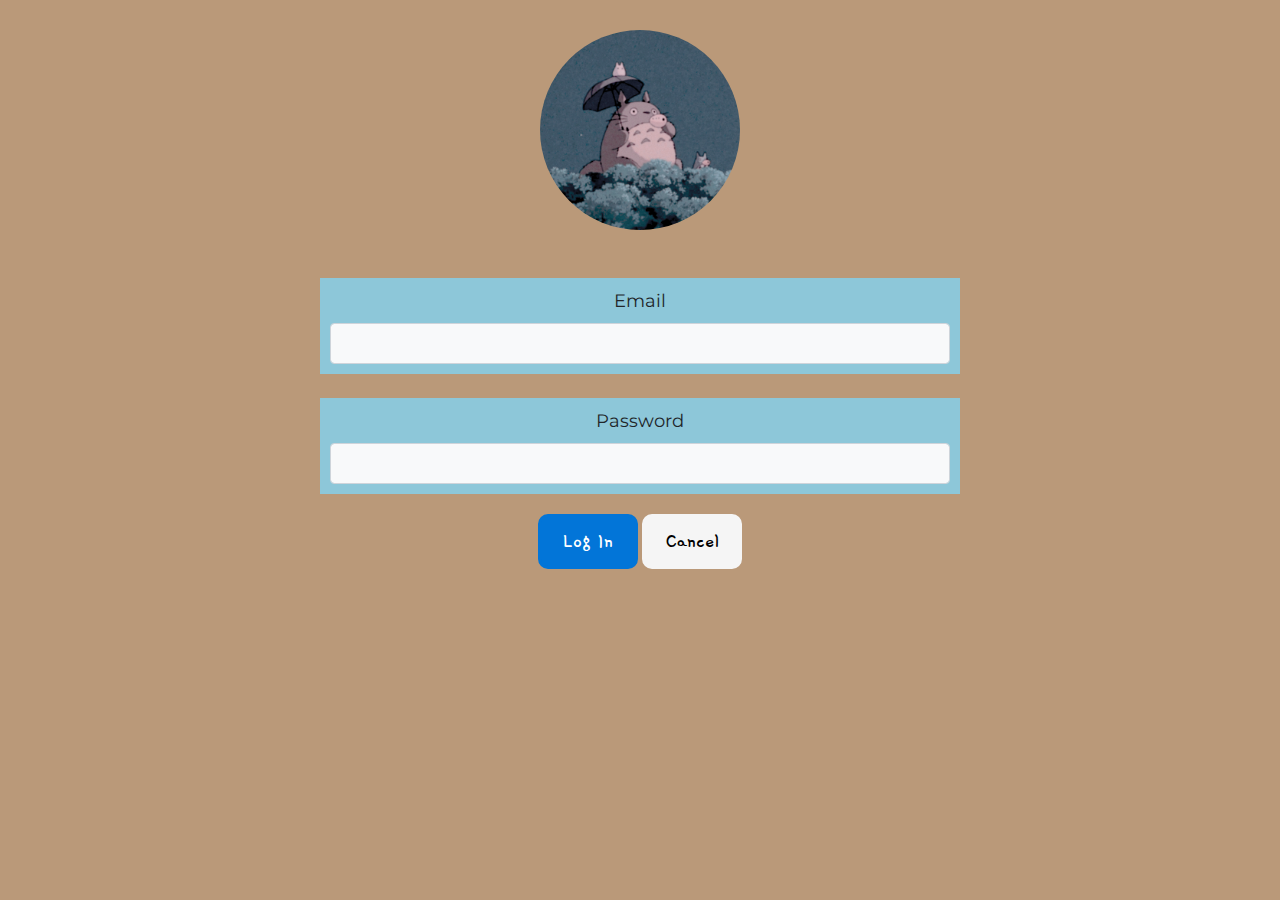
<file: index.html>
<!DOCTYPE html>
<html>
<head>
	<meta charset="utf-8">
	<meta name="viewport" content="width=device-width, initial-scale=1">
	<link rel="stylesheet" href="https://cdn.jsdelivr.net/npm/bootstrap@4.0.0/dist/css/bootstrap.min.css">
	<link rel="stylesheet" href="https://fonts.googleapis.com/css?family=Montserrat">
	<link rel="stylesheet" href="https://fonts.googleapis.com/css?family=Noto+Sans">
	<link rel="stylesheet" href="https://fonts.googleapis.com/css?family=Gamja+Flower">
	<link rel="stylesheet" href="style.css">


	<title>Q4 Project</title>

	<style>
		body{
			background-color:#ba9979;
			font-family:Montserrat;
		}
	</style>

</head>	


<body>
	<center>

		<div id="login-container">
			<div>

				<img id="pfp" class="mx-auto d-block rounded-circle" src="totoro.png"><br><br>

		<form action="main.html" class="form-group">

			<div class="col-md-6" id="div1">
			<label id="email"></label><br>
			<input type="email" class="form-control bg-light" name="email" id="email">
			</div>

			<br>

			<div class="col-md-6" id="div1">
			<label id="password"></label><br>
			<input type="password" class="form-control bg-light" name="password" id="password">
			</div>

			<div id="div2">
			<a href="main.html"><button id="login" class="btn btn-lg btn-primary">Log In</button></a>
			<a href="#"><button id="cancel" type="reset" class="btn btn-lg btn-light">Cancel</button></a>
			<div>

		</form>

			</div>

		</div>

	</center>
		<script type="text/javascript">
			document.getElementById("email").innerHTML="Email" //label for email input box
			document.getElementById("password").innerHTML="Password" //label for password input box
		</script>

	</script>
</body>
</html>
</file>
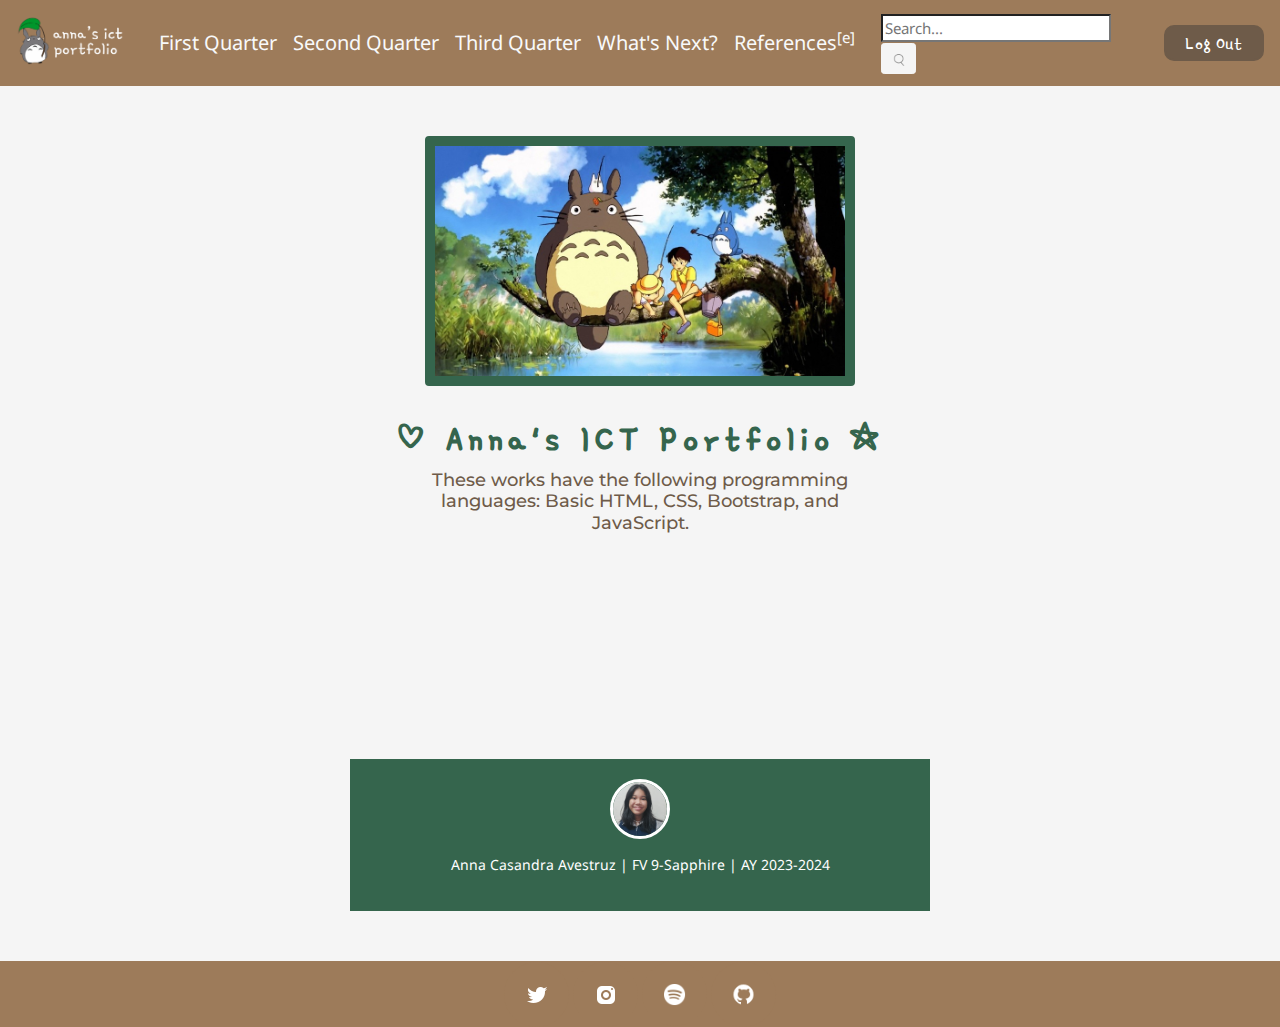
<file: main.html>
<!DOCTYPE html>
<html>
<head>
	<meta charset="utf-8">
	<meta name="viewport" content="width=device-width, initial-scale=1">
	<link rel="stylesheet" href="https://cdn.jsdelivr.net/npm/bootstrap@4.0.0/dist/css/bootstrap.min.css">
	<link rel="stylesheet" href="https://fonts.googleapis.com/css?family=Montserrat">
	<link rel="stylesheet" href="https://fonts.googleapis.com/css?family=Noto+Sans">
	<link rel="stylesheet" href="https://fonts.googleapis.com/css?family=Gamja+Flower">

	<link rel="stylesheet" href="style.css">


	<title>Q4 Project</title>

</head>

	<nav id="nav" class="navbar navbar-expand-md">
		<a class="navbar-brand" href="main.html"> <img src="logo.png" id="brand"> </a>

		<div id="topnav">
			<ul class="navbar-nav">
				<li class="nav-item">
					<a class="nav-link text-light" target="self" onclick="firstq()">First Quarter</a><!--when clicked, the text for my first quarter project will appear-->
				</li>

				<li class="nav-item">
					<a class="nav-link text-light" target="self" onclick="secondq()">Second Quarter</a><!--when clicked, the text for my second quarter project will appear-->
				</li>

				<li class="nav-item">
					<a class="nav-link text-light" target="self" onclick="thirdq()">Third Quarter</a><!--when clicked, the text for my third quarter project will appear-->
				</li>

				<li class="nav-item">
					<a class="nav-link text-light" href="page5.html">What's Next?</a>
				</li>

				<li class="nav-item">
					<a class="nav-link text-light" href="https://fascinated-star-0e2.notion.site/Fourth-Quarter-Quiz-Project-Portfolio-d4985d96fcfe4e2187f73fe2e736114b?pvs=4" target="_blank">References<sup>[e]</sup></a>
				</li>
			</ul>
		</div>

		<div class="search-container">
			<form> 
				<input id="searchbar" type="search" name="search" placeholder="Search..." class="searchinput">
				<button id="searchimg" class="btn btn-sm" type="submit"><center><img id="search" src="searchicon.png"></center></button>
			</form>
		</div>

		<a href="index.html"><button style="margin-left: 20px; padding:1px; width:100px; border:solid 2px #6e5b49; background-color: #6e5b49; color:black; font-family:Gamja Flower; font-size:20px; color:white">Log Out </button></a>

	</nav>

<center>

	<div id="home">
	<img id="homephoto" class="rounded" src="totorohome.jpg">
	<h1 id="h1main">♡ Anna's ICT Portfolio ☆</h1>
	<h3 id="h3main">These works have the following programming languages: Basic HTML, CSS, Bootstrap, and JavaScript.</h3>
	</div>

	<a id="link" href="page2.html"><p id="viewQ1"></p></a>
	<a id="link" href="page3.html"><p id="viewQ2"></p></a>
	<a id="link" href="page4.html"><p id="viewQ3"></p></a>

	<script type="text/javascript">
			function firstq(){
				document.getElementById('viewQ1').innerHTML="<button>FIRST QUARTER PROJECT (HTML: Character List)</button>"; // when clicked, a button containing the link to my First Quarter project will appear along with a short description of the project
			}
			function secondq(){
				document.getElementById('viewQ2').innerHTML="<button>SECOND QUARTER PROJECT (CSS: Photo Gallery)</button>" // when clicked, a button containing the link to my Second Quarter project will appear along with a short description of the project
			}
			function thirdq(){
				document.getElementById('viewQ3').innerHTML="<button>THIRD QUARTER PROJECT (Bootstrap: Feature Page)</button>" // when clicked, a button containing the link to my Third Quarter project will appear along with a short description of the project
			}
			
	</script>


	<div style="margin-top:200px; margin-bottom:50px; background-color:#35654d; padding:20px; margin-right:350px; margin-left:350px;">
		<img style="height:60px; width:60px; border: solid 3px white;" class="rounded-circle" src="pfp.png" alt="pfp">	<p id="pmain">Anna Casandra Avestruz | FV 9-Sapphire | AY 2023-2024</p>
	</div>

	<footer>
		<a href="https://twitter.com/a5ecy_" target="_blank"><button id="footerb"><img src="icons8-twitter-24.png"></button></a>
		<a href="https://www.instagram.com/a5ecy_/" target="_blank"><button id="footerb"><img src="icons8-instagram-24.png"></button></a>
		<a href="https://open.spotify.com/user/31mya5ko4dbw6thxjjpijahwrjfy?si=2cab8c0c1aed4472" target="_blank"><button id="footerb"><img style="height:23px" src="icons8-spotify-50.png"></button></a>
		<a href="https://github.com/ACAvestruz/FV_ICT9S_Q4Project_Avestruz_Anna.git" target="_blank"><button id="footerb"><img style="height:25px" src="icons8-github-30.png"></button></a>
	</footer>

</body>

</html>
</file>
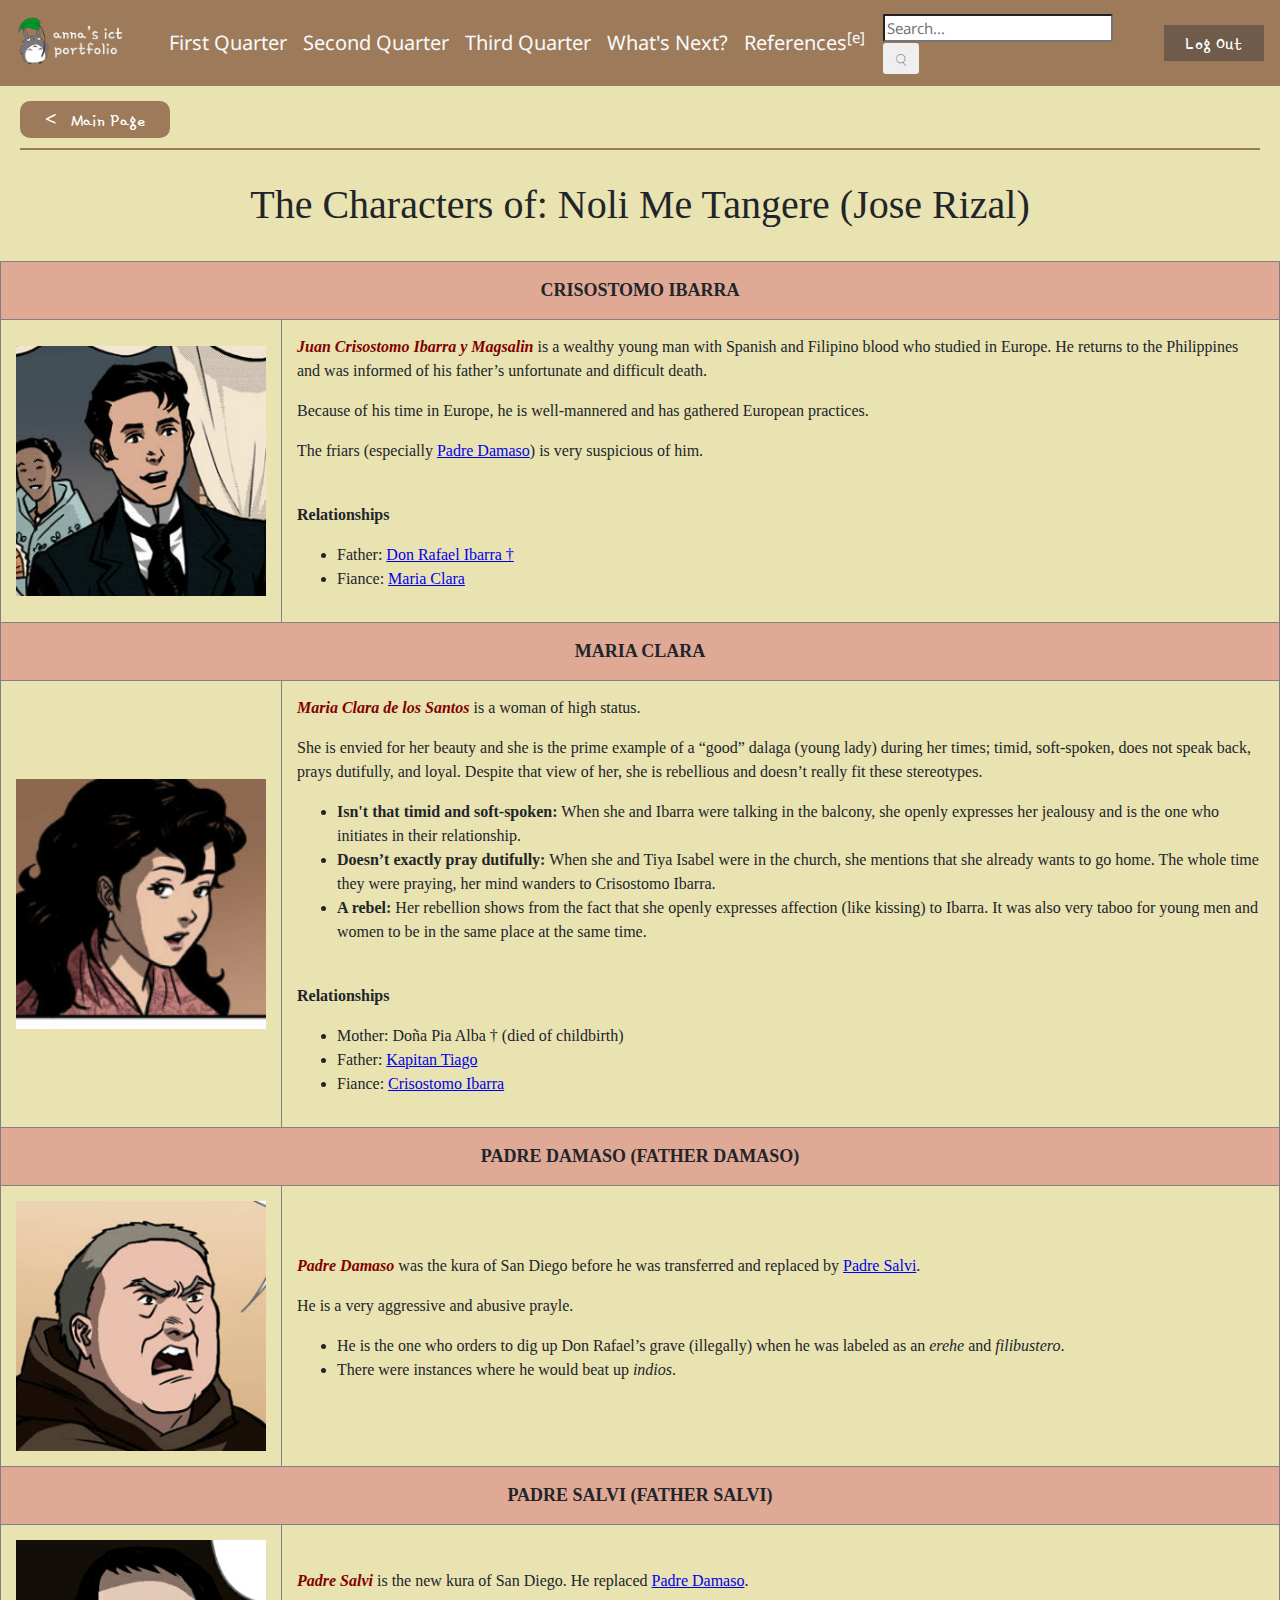
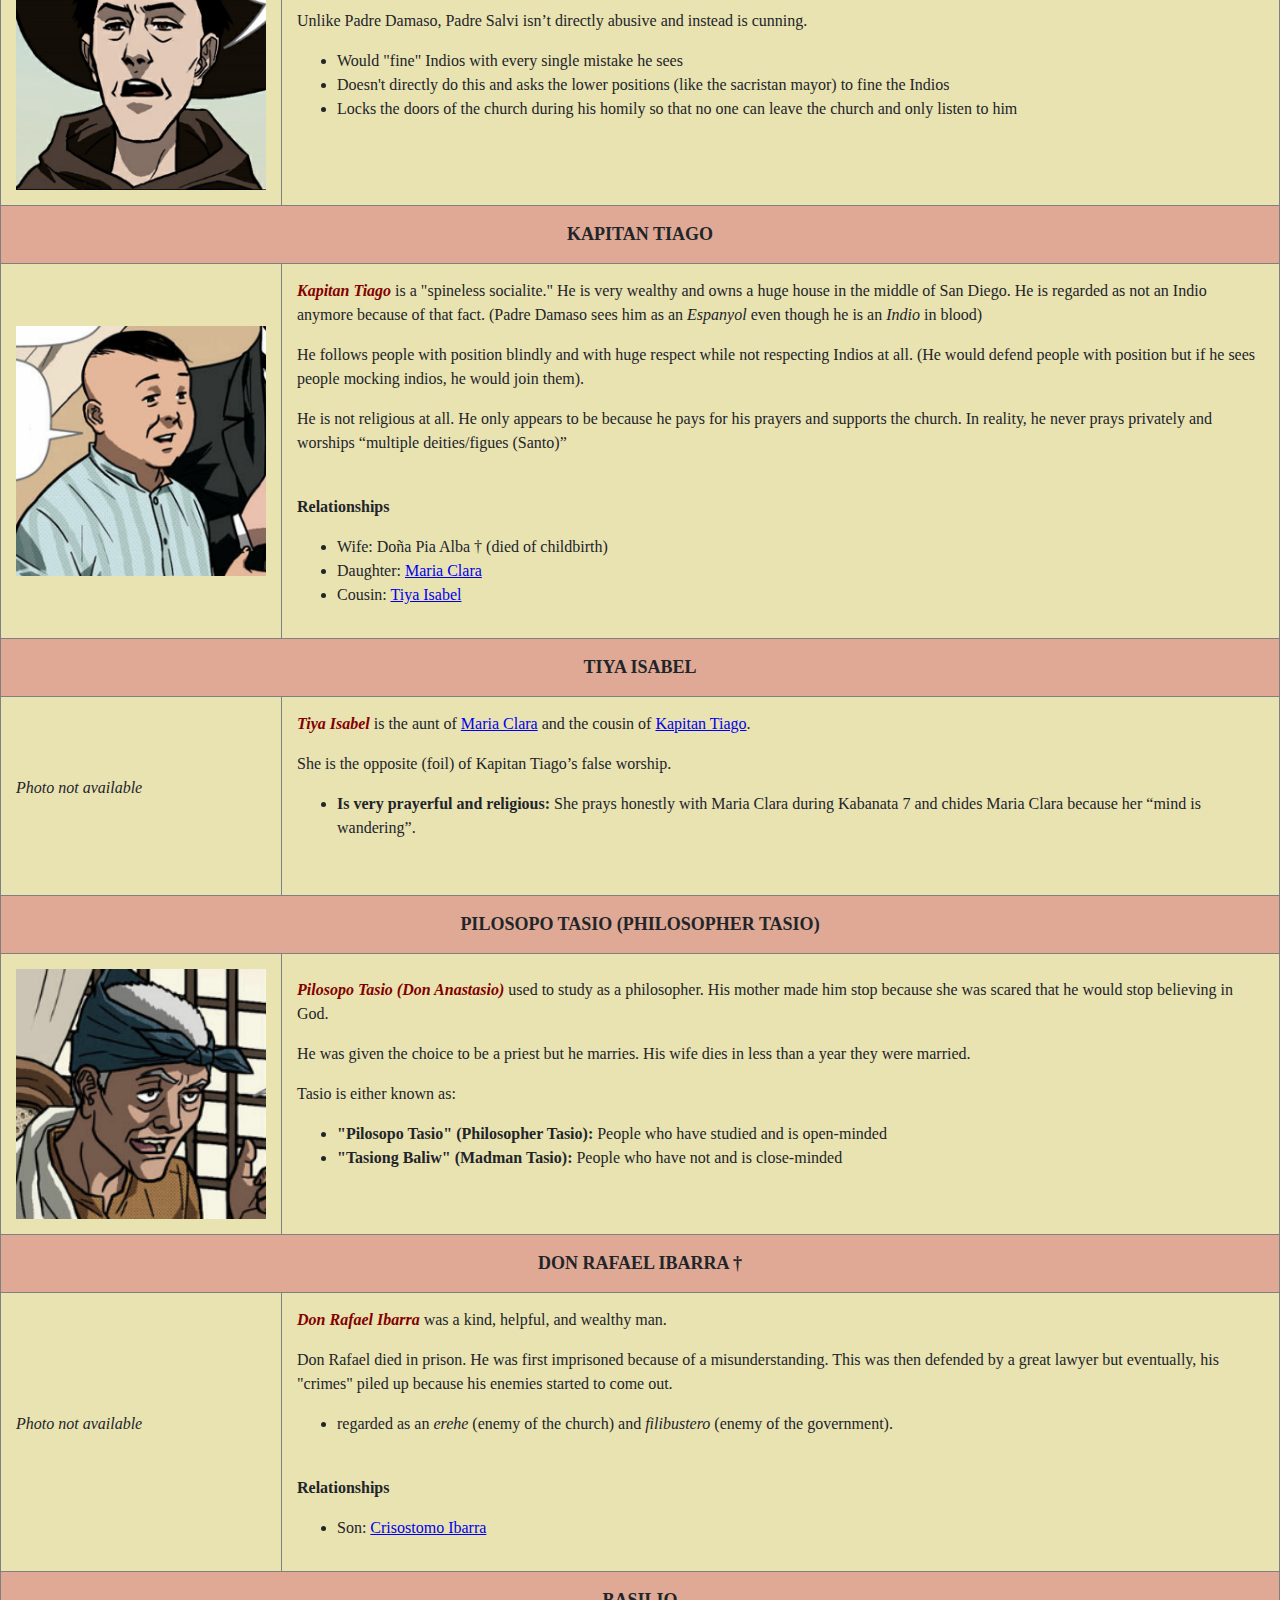
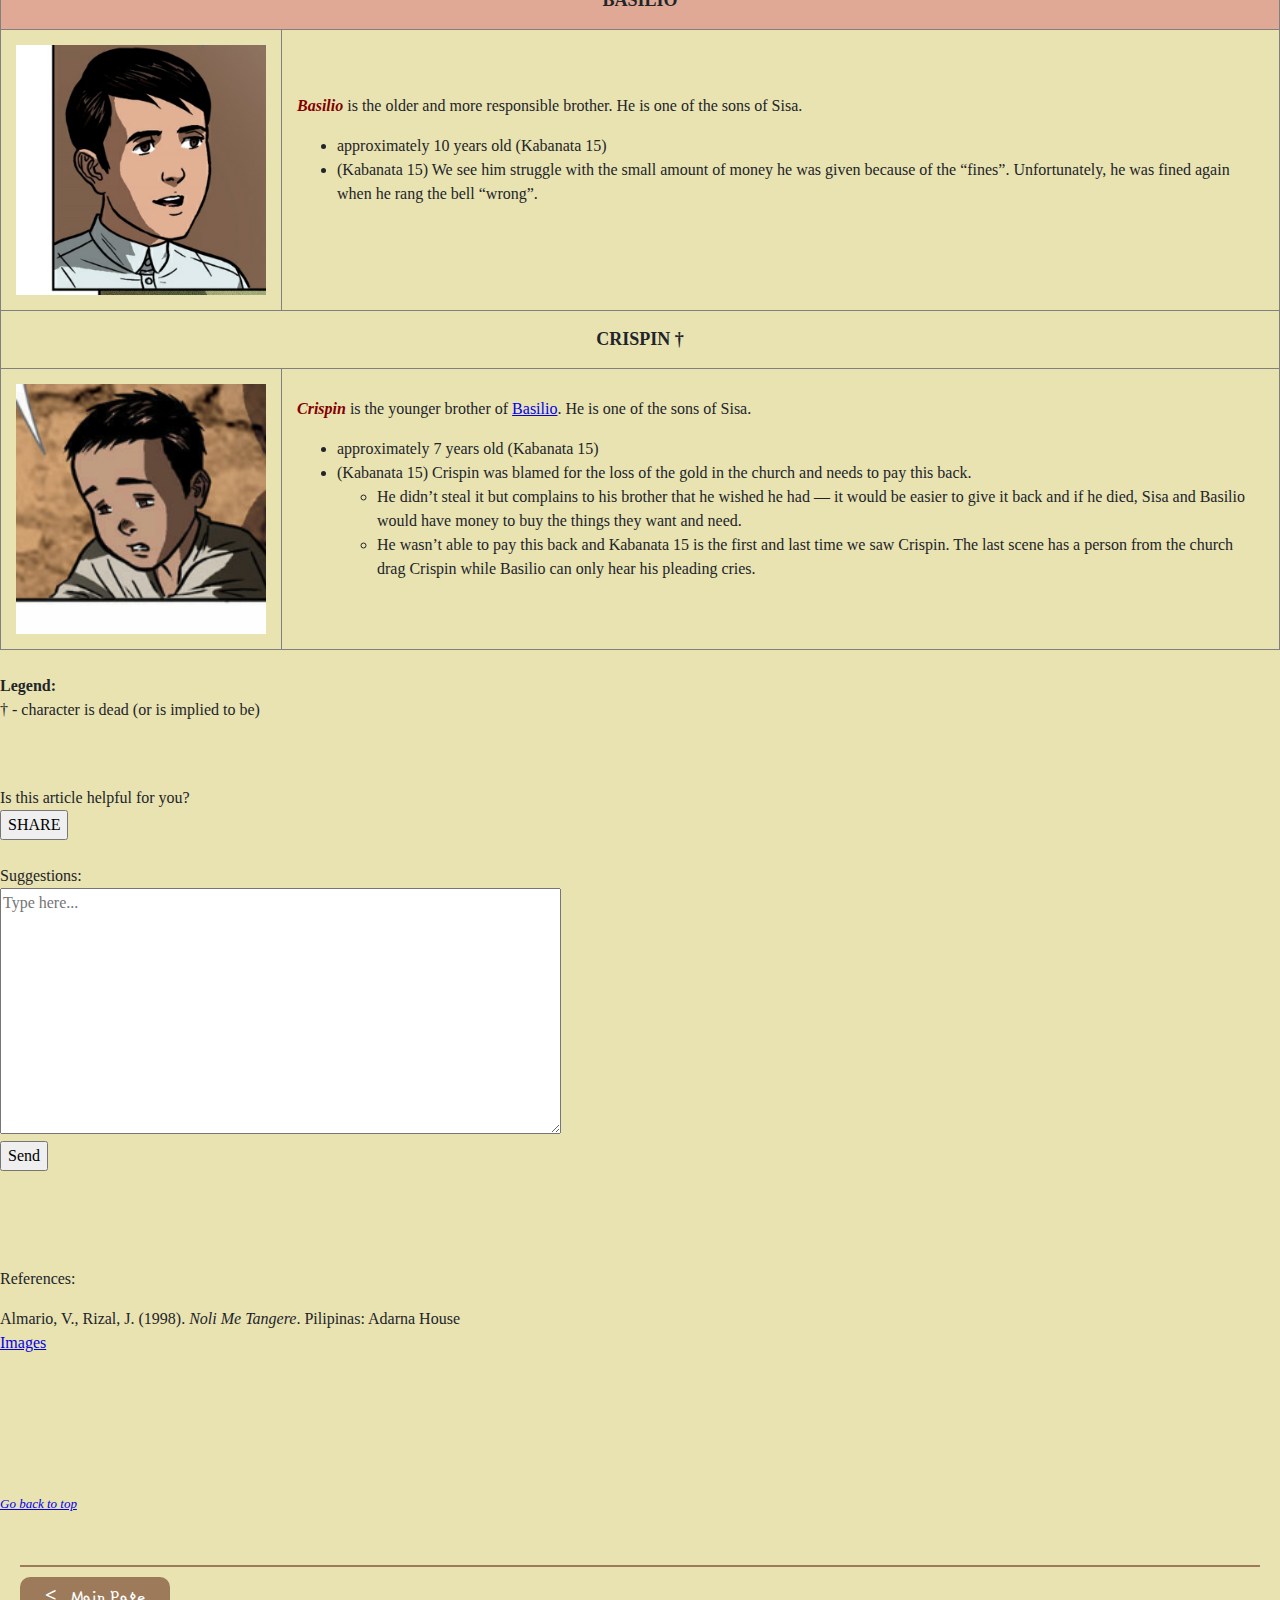
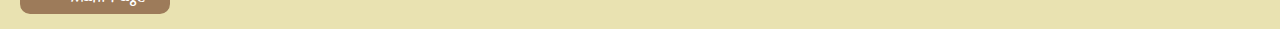
<file: page2.html>
<!DOCTYPE html>
<html>
<head>
	<link rel="stylesheet" href="https://cdn.jsdelivr.net/npm/bootstrap@4.0.0/dist/css/bootstrap.min.css">
	<link rel="stylesheet" href="https://fonts.googleapis.com/css?family=Montserrat">
	<link rel="stylesheet" href="https://fonts.googleapis.com/css?family=Noto+Sans">
	<link rel="stylesheet" href="https://fonts.googleapis.com/css?family=Gamja+Flower">

	<title>Q1 Project</title>

	<style>
		body{
			background-color:#E9E2B1;
		}
		a{
			color:#0000EE;
		}
		#a{
			color:#0000EE;
			text-decoration:underline;
		}

		/*navigation*/
		#search{
			height:18px;
			width:18px;
			padding:3px;
		}
		#brand{
			height:60px;
		}
		#topnav{
			width:60%;
			margin-left:20px;
		}
		#search-container{
			width:40%;
		}
		#nav{
			background-color:#9d7b5a
		}
		nav{
			font-family:Noto Sans;
			font-size:20px;
		}
		#searchbar{
			font-family:Noto Sans;
			font-size:15px;
		}
	</style>

</head>
<body bgcolor="#E9E2B1">

	<nav id="nav" class="navbar navbar-expand-md">
		<a class="navbar-brand" href="main.html"> <img src="logo.png" id="brand"> </a>

		<div id="topnav">
			<ul class="navbar-nav">
				<li class="nav-item">
					<a class="nav-link text-light" target="self">First Quarter</a>
				</li>

				<li class="nav-item">
					<a class="nav-link text-light" target="self" href="page3.html">Second Quarter</a><!--when clicked, the text for my second quarter project will appear-->
				</li>

				<li class="nav-item">
					<a class="nav-link text-light" target="self" href="page4.html">Third Quarter</a><!--when clicked, the text for my third quarter project will appear-->
				</li>

				<li class="nav-item">
					<a class="nav-link text-light" target="self" href="page5.html">What's Next?</a>
				</li>

				<li class="nav-item">
					<a class="nav-link text-light" href="https://fascinated-star-0e2.notion.site/Fourth-Quarter-Quiz-Project-Portfolio-d4985d96fcfe4e2187f73fe2e736114b?pvs=4" target="_blank">References<sup>[e]</sup></a>
				</li>
			</ul>
		</div>

		<div class="search-container">
			<form> 
				<input id="searchbar" type="search" name="search" placeholder="Search..." class="searchinput">
				<button id="searchimg" class="btn btn-sm" type="submit"><center><img id="search" src="searchicon.png"></center></button>
			</form>
		</div>

		<a href="index.html"><button style="margin-left: 20px; padding:1px; width:100px; border:solid 2px #6e5b49; background-color: #6e5b49; color:black; font-family:Gamja Flower; font-size:20px; color:white">Log Out </button></a>

	</nav>


		<div style="padding-top:15px; padding-bottom:10px; margin-right:20px; margin-left:20px; border-bottom:2px solid #9d7b5a">
		<a href="main.html"><button style="border-radius: 10px; width:150px; border:solid 2px #9d7b5a; background-color: #9d7b5a; color:black; font-family:Gamja Flower; font-size:20px; color:white"> <span style="font-family:Noto Sans; letter-spacing:5px"> < </span> Main Page </button></a>
		</div>

	<span id="a"><a id="top"></a></span>
	<h1 style="padding-top:30px"><center><font face="Copperplate Gothic">The Characters of: Noli Me Tangere (Jose Rizal)</center></h1>
	<br/>
	<table border="1" cellpadding="15" cellspacing="0">
		<tr>
			<td colspan="2" bgcolor="#DFA995"><strong><font face="Constantia" size="4"><center><a id="crisostomoibarra">CRISOSTOMO IBARRA</a></center></strong></font></td>
		</tr>
		<tr>
			<td><img src="ibarra.png" alt="Ibarra" height="250px" width="250px"></td>
			<td>
			<p><strong><font face="Constantia"><i><font color="#820000">Juan Crisostomo Ibarra y Magsalin</font></i></strong> is a wealthy young man with Spanish and Filipino blood who studied in Europe. He returns to the Philippines and was informed of his father’s unfortunate and difficult death.</font></p>
			<p><font face="Constantia">Because of his time in Europe, he is well-mannered and has gathered European practices.</font></p>
			<p><font face="Constantia">The friars (especially <span id="a"><a href="#padredamaso">Padre Damaso</span></a>) is very suspicious of him.</font></p><br/>
			<p><strong><font face="Constantia">Relationships</font></strong></p>
			<ul>
				<li><font face="Constantia">Father: <span id="a"><a href="#rafaelibarra">Don Rafael Ibarra †</span></a></li></font>
				<li><font face="Constantia">Fiance: <span id="a"><a href="#mariaclara">Maria Clara</span></a></li></font>
			<ul>
		</tr>
		<tr>
			<td colspan="2" bgcolor="#DFA995"><strong><font face="Georgia" size="4"><center><a id="mariaclara">MARIA CLARA</a></center></strong></font></td>
		</tr>
		<tr>
			<td><img src="mariaclara.png" alt="Maria Clara" height="250px" width="250px"></td>
			<td>
			<p><font face="Constantia"><strong><i><font color="#820000">Maria Clara de los Santos</font></i></strong> is a woman of high status.</font></p>
			<p><font face="Constantia">She is envied for her beauty and she is the prime example of a “good” dalaga (young lady) during her times; timid, soft-spoken, does not speak back, prays dutifully, and loyal. Despite that view of her, she is rebellious and doesn’t really fit these stereotypes.</font></p>
			<ul><li><font face="Constantia"><strong>Isn't that timid and soft-spoken:</strong> When she and Ibarra were talking in the balcony, she openly expresses her jealousy and is the one who initiates in their relationship.</font></li>
				<li><font face="Constantia"><strong>Doesn’t exactly pray dutifully:</strong> When she and Tiya Isabel were in the church, she mentions that she already wants to go home. The whole time they were praying, her mind wanders to Crisostomo Ibarra.</li></font>
				<li><font face="Constantia"><strong>A rebel:</strong> Her rebellion shows from the fact that she openly expresses affection (like kissing) to Ibarra. It was also very taboo for young men and women to be in the same place at the same time.</li></font>
			</ul><br/>
			<p><font face="Constantia"><strong>Relationships</strong></p></font>
			<ul>
				<li><font face="Constantia">Mother: Doña Pia Alba † (died of childbirth)</li></font>
				<li><font face="Constantia">Father: <span id="a"><a href="#kapitantiago">Kapitan Tiago</span></a></li></font>
				<li><font face="Constantia">Fiance: <span id="a"><a href="#crisostomoibarra">Crisostomo Ibarra</span></a></spaspan></a></li></font>
			<ul>
		</tr>
		<tr>
			<td colspan="2" bgcolor="#DFA995"><strong><font face="Georgia" size="4"><center><a id="padredamaso">PADRE DAMASO (FATHER DAMASO)</a></center></strong></td></font>
		</tr>
		<tr>
			<td><img src="damaso.png" alt="P. Damaso" height="250px" width="250px"></td>
			<td>
			<p><font face="Constantia"><strong><i><font color="#820000">Padre Damaso</font></i></strong> was the kura of San Diego before he was transferred and replaced by <span id="a"><a href="#padresalvi">Padre Salvi</span></a>.</p></font>
			<p><font face="Constantia">He is a very aggressive and abusive prayle.</p></font>
				<ul><li><font face="Constantia">He is the one who orders to dig up Don Rafael’s grave (illegally) when he was labeled as an <i>erehe</i> and <i>filibustero</i>.</li></font>
				<li><font face="Constantia">There were instances where he would beat up <i>indios</i>.</li></ul></font>
		</tr>
		<tr>
			<td colspan="2" bgcolor="#DFA995"><strong><font face="Georgia" size="4"><center><a id="padresalvi">PADRE SALVI (FATHER SALVI)</a></center></strong></td></font>
		</tr>
		<tr>
			<td><img src="salvi.png" alt="P. Salvi" height="250px" width="250px"></td>
			<td>
			<p><font face="Constantia"><strong><i><font color="#820000">Padre Salvi</font></i></strong> is the new kura of San Diego. He replaced <span id="a"><a href="#padredamaso">Padre Damaso</span></a>.</p></font>
			<p><font face="Constantia"><font face="Constantia">Unlike Padre Damaso, Padre Salvi isn’t directly abusive and instead is cunning.</p></font>
			<ul><li><font face="Constantia">W<font face="Constantia">ould "fine" Indios with every single mistake he sees</li></font>
				<li><font face="Constantia">Doesn't directly do this and asks the lower positions (like the sacristan mayor) to fine the Indios</li></font>
				<li><font face="Constantia">Locks the doors of the church during his homily so that no one can leave the church and only listen to him</font>
			</ul><br/>

		</tr>
		<tr>
			<td colspan="2" bgcolor="#DFA995"><strong><font face="Georgia" size="4"><center><a id="kapitantiago">KAPITAN TIAGO</a></center></strong></td>
		</tr></font>
		<tr>
			<td><img src="ktiago.png" alt="K. Tiago" height="250px" width="250px"></td>
			<td>
			<p><font face="Constantia"><strong><i><font color="#820000">Kapitan Tiago</font></i></strong> is a "spineless socialite." He is very wealthy and owns a huge house in the middle of San Diego. He is regarded as not an Indio anymore because of that fact. (Padre Damaso sees him as an <i>Espanyol</i> even though he is an <i>Indio</i> in blood)</p></font>
			<p><font face="Constantia">He follows people with position blindly and with huge respect while not respecting Indios at all. (He would defend people with position but if he sees people mocking indios, he would join them).</p></font>
			<p><font face="Constantia">He is not religious at all. He only appears to be because he pays for his prayers and supports the church. In reality, he never prays privately and worships “multiple deities/figues (Santo)”</p></font><br/>
			<p><font face="Constantia"><strong>Relationships</strong></p></font>
			<ul>
				<li><font face="Constantia">Wife: Doña Pia Alba † (died of childbirth)</font></li>
				<li><font face="Constantia">Daughter: <span id="a"><a href="#mariaclara">Maria Clara</span></a></li></font>
				<li><font face="Constantia">Cousin: <span id="a"><a href="#tiyaisabel">Tiya Isabel</span></a></li></font>
			<ul>
		</tr>
		<tr>
			<td colspan="2" bgcolor="#DFA995"><strong><font face="Georgia" size="4"><center><a id="tiyaisabel">TIYA ISABEL</a></center></strong></td>
		</tr></font>
		<tr>
			<td><p><i><font face="Constantia">Photo not available</font></i></p></td>
			<td>
			<p><font face="Constantia"><strong><i><font color="#820000">Tiya Isabel</font></i></strong> is the aunt of <span id="a"><a href="#mariaclara">Maria Clara</span></a> and the cousin of <span id="a"><a href="#kapitantiago">Kapitan Tiago</span></a>.</p></font>
			<p><font face="Constantia">She is the opposite (foil) of Kapitan Tiago’s false worship.</p></font>
			<ul><li><font face="Constantia"><strong>Is very prayerful and religious:</strong> She prays honestly with Maria Clara during Kabanata 7 and chides Maria Clara because her “mind is wandering”.</li></font>
			</ul><br/>
		</tr>
		<tr>
			<td colspan="2" bgcolor="#DFA995"><strong><font face="Georgia" size="4"><center><a id="pilosopotasio">PILOSOPO TASIO (PHILOSOPHER TASIO)</a></center></strong></td>
		</tr>
		<tr>
			<td><img src="ptasio.png" alt="P. Tasio" height="250px" width="250px"></td>
			<td>
			<p><font face="Constantia"><strong><i><font color="#820000">Pilosopo Tasio (Don Anastasio)</font></i></strong> used to study as a philosopher. His mother made him stop because she was scared that he would stop believing in God.</p></font>
			<p><font face="Constantia">He was given the choice to be a priest but he marries. His wife dies in less than a year they were married.</p></font>
			<p><font face="Constantia">Tasio is either known as:</font>
			<ul><li><font face="Constantia"><strong>"Pilosopo Tasio" (Philosopher Tasio):</strong> People who have studied and is open-minded</li></font>
			<li><font face="Constantia"><strong>"Tasiong Baliw" (Madman Tasio):</strong> People who have not and is close-minded</li></ul></font><br/>
			</ul>
		</tr>
		<tr>
			<td colspan="2" bgcolor="#DFA995"><strong><font face="Georgia" size="4"><center><a id="rafaelibarra">DON RAFAEL IBARRA †</a></center></strong></td></font>
		</tr>
		<tr>
			<td><p><i><font face="Constantia">Photo not available</font></i></p></td>
			<td>
			<p><font face="Constantia"><strong><i><font color="#820000">Don Rafael Ibarra</font></i></strong> was a kind, helpful, and wealthy man.</p></font>
			<p><font face="Constantia">Don Rafael died in prison. He was first imprisoned because of a misunderstanding. This was then defended by a great lawyer but eventually, his "crimes" piled up because his enemies started to come out.</p></font>
			<ul><li><font face="Constantia">regarded as an <i>erehe</i> (enemy of the church) and <i>filibustero</i> (enemy of the government).</li></ul></font><br/>
			<p><font face="Constantia"><strong>Relationships</strong></p></font>
			<ul>
				<li><font face="Constantia">Son: <span id="a"><a href="#crisostomoibarra">Crisostomo Ibarra</span></a></font>
			<ul>
		</tr>
		<tr>
			<td colspan="2" bgcolor="#DFA995"><strong><font face="Georgia" size="4"><center><a id="basilio">BASILIO</a></center></strong></td>
		</tr></font>
		<tr>
			<td><img src="basilio.png" alt="Basilio" height="250px" width="250px"></td>
			<td>
			<p><font face="Constantia"><i><strong><font color="#820000">Basilio</font></strong></i> is the older and more responsible brother. He is one of the sons of Sisa.</p></font>
			<ul><li><font face="Constantia">approximately 10 years old (Kabanata 15)</li></font>
				<li><font face="Constantia">(Kabanata 15) We see him struggle with the small amount of money he was given because of the “fines”. Unfortunately, he was fined again when he rang the bell “wrong”.</li></ul></font><br/>
		</tr>
		<tr>
			<td colspan="2" \bgcolor="#DFA995"><strong><font face="Georgia" size="4"><center><a id="crispin">CRISPIN †</a></center></strong></td>
		</tr></font>
		<tr>
			<td><img src="crispin.png" alt="Crispin" height="250px" width="250px"></td>
			<td><p><font face="Constantia"><i><strong><font color="#820000">Crispin</font></strong></i> is the younger brother of <span id="a"><a href="#basilio">Basilio</span></a>. He is one of the sons of Sisa.</p></font>
			<ul><li><font face="Constantia">approximately 7 years old (Kabanata 15)</li></font>
				<li><font face="Constantia">(Kabanata 15) Crispin was blamed for the loss of the gold in the church and needs to pay this back.</font>
					<ul><li><font face="Constantia">He didn’t steal it but complains to his brother that he wished he had — it would be easier to give it back and if he died, Sisa and Basilio would have money to buy the things they want and need.</li></font>
					<li><font face="Constantia">He wasn’t able to pay this back and Kabanata 15 is the first and last time we saw Crispin. The last scene has a person from the church drag Crispin while Basilio can only hear his pleading cries.</li></font>
			<ul><br/></td>
		</tr>
	</table><br/>
<p><font face="Constantia"><strong>Legend:</strong><br/>† - character is dead (or is implied to be)</p><br/><br/>
	<form>
		<font face="Constantia">Is this article helpful for you?<br/><input type="button" value="SHARE"><br/><br/>
		<font face="Constantia">Suggestions:<br/>
			<textarea rows="10" cols="60" placeholder="Type here..."></textarea><br/>
		<input type="submit" value="Send">
			<br/>
	</form>
	<br/><br/><br/><br/>
	<p><font face="Constantia">References:</p>
	<p><font face="Constantia">Almario, V., Rizal, J. (1998). <i>Noli Me Tangere</i>. Pilipinas: Adarna House<br/>
	<span id="a"><a href="https://docs.google.com/document/d/1HNmsHqiwyhrdOFif6cQC-lODdJhUicJL-GefuFoyE-4/edit?usp=sharing" target="_blank"><font face="Constantia">Images</font></span></a></p>
	<br/><br/><br/><br/><br/>
	<span id="a"><a href="#top"><font face="Constantia" size="2"><i>Go back to top</i></font></span></a>

	<div style="margin-top: 50px; padding-bottom:15px; padding-top:10px; margin-right:20px; margin-left:20px; border-top:2px solid #9d7b5a">
		<a href="main.html"><button style="border-radius: 10px; padding:1px; width:150px; border:solid 2px #9d7b5a; background-color: #9d7b5a; color:black; font-family:Gamja Flower; font-size:20px; color:white"> <span style="font-family:Noto Sans; letter-spacing:5px"> < </span> Main Page </button></a>
	</div>

</body>
</html>
</file>
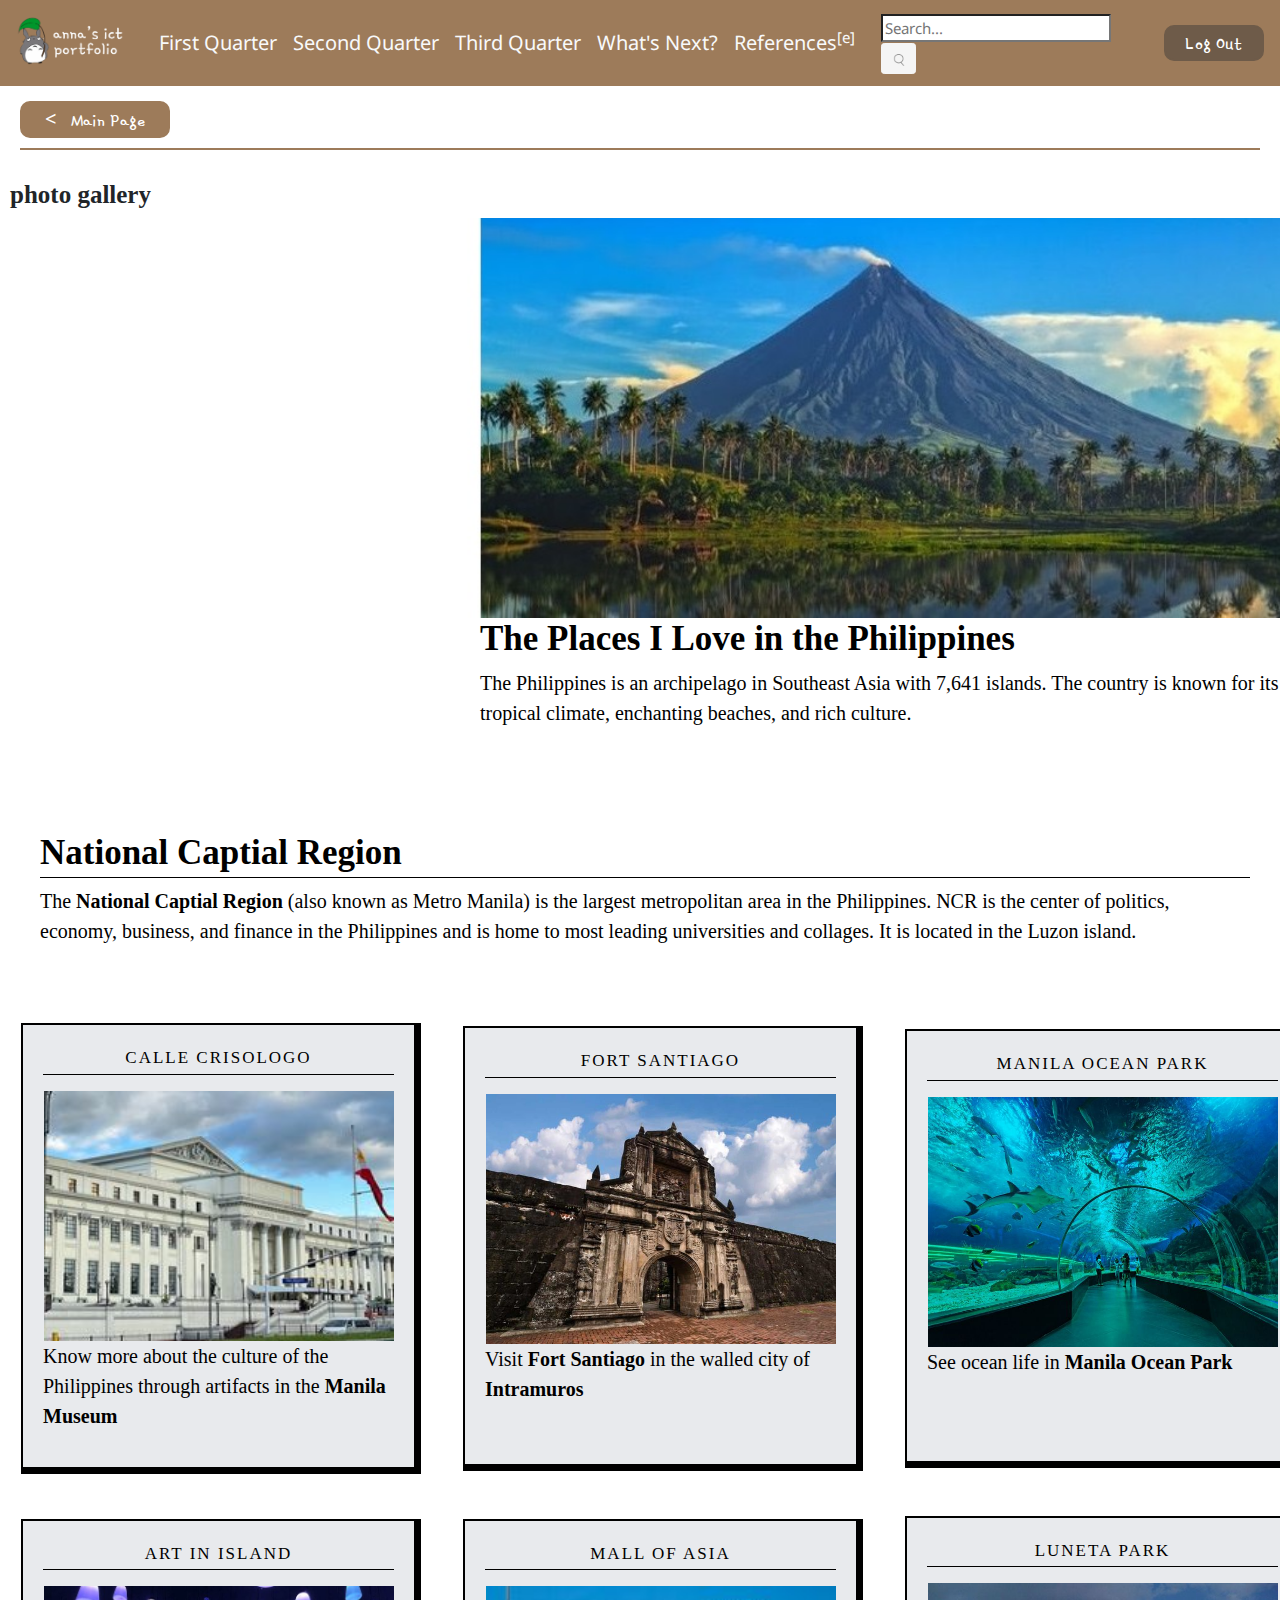
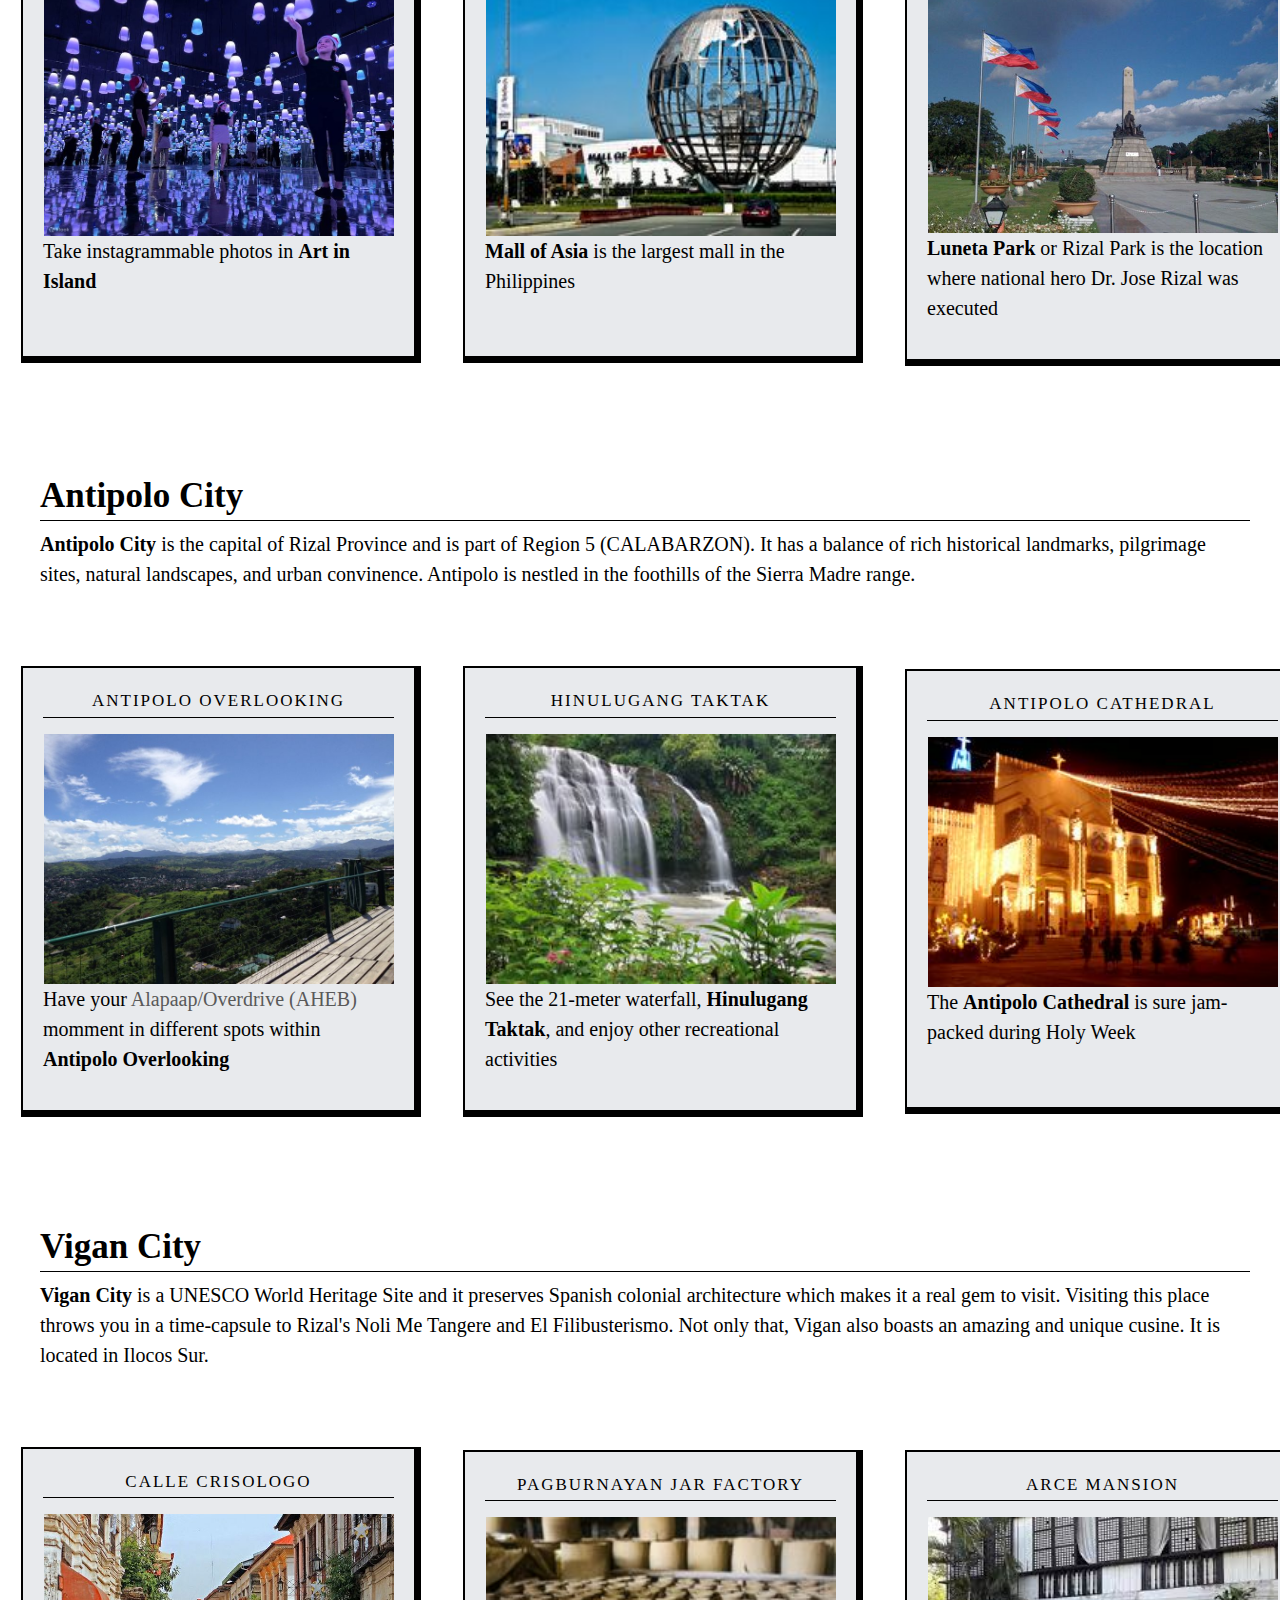
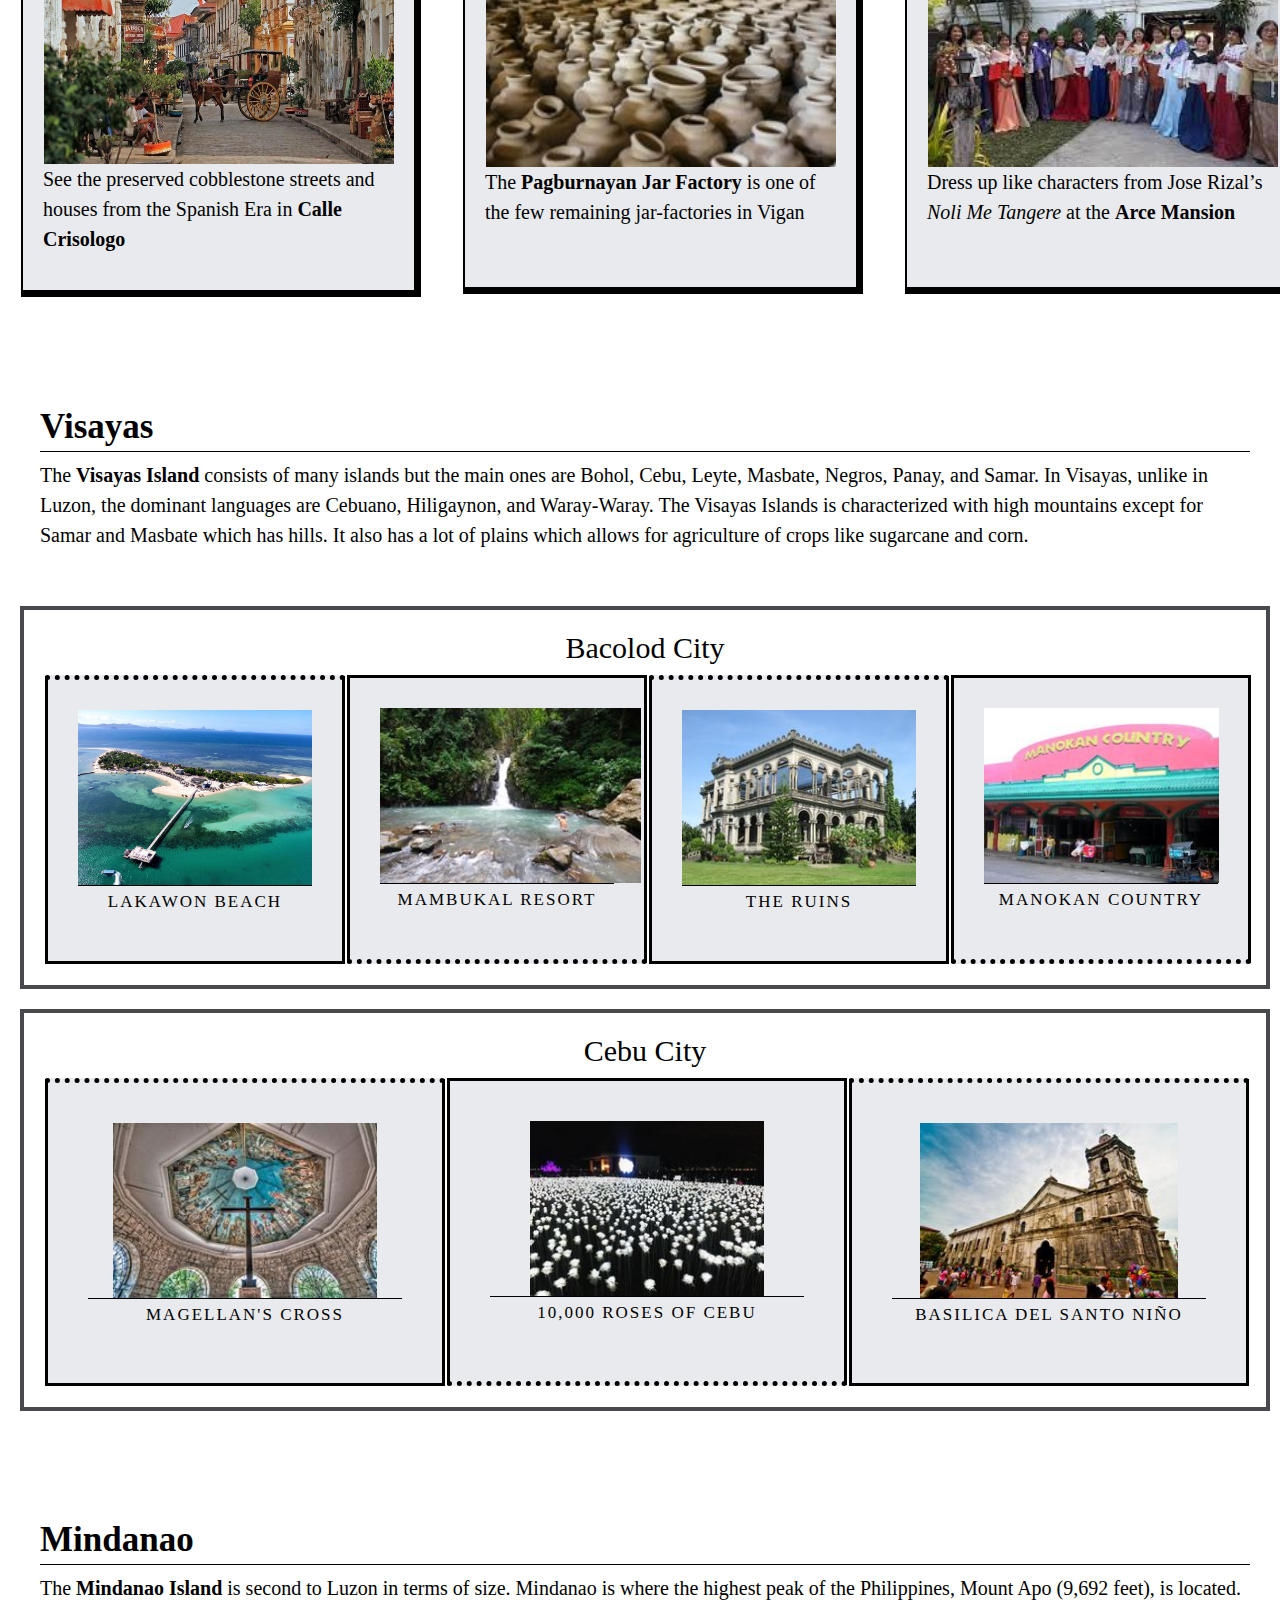
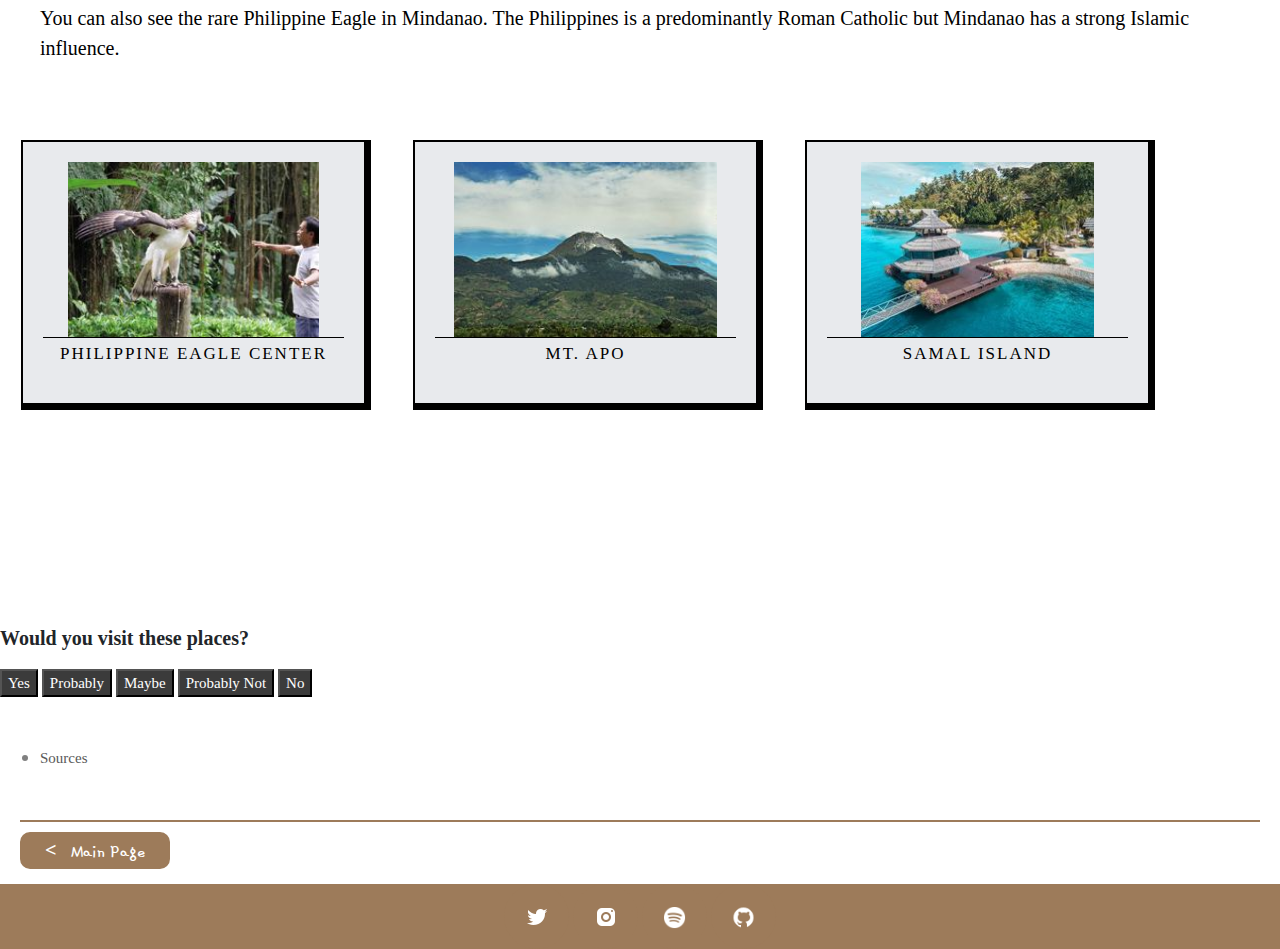
<file: page3.html>
<!DOCTYPE html>
<html>
<head>
	<link rel="stylesheet" href="https://cdn.jsdelivr.net/npm/bootstrap@4.0.0/dist/css/bootstrap.min.css">
	<link rel="stylesheet" href="https://fonts.googleapis.com/css?family=Montserrat">
	<link rel="stylesheet" href="https://fonts.googleapis.com/css?family=Noto+Sans">
	<link rel="stylesheet" href="https://fonts.googleapis.com/css?family=Gamja+Flower">
	<link rel="stylesheet" href="style.css">

	<title>Q2 Project</title>

	<style>
		body{
			background-color:white;
		}
		#title{
			font-size:35px;
		}
		#intro{
			font-size:20px;
		}
		#intro, #title{
			color:black;
			text-align:left;
			margin-left:480px;
		}
		#text{
			color: black;
			width: 1250px;
			padding: 20px;
			margin: 20px;
			background-color:
		}
		#text2{
			color: black;
			width: 1250px;
			padding: 20px;
			margin: 20px;
			border: 4px solid #48494d;
			background-color:
		}
		#ncr1, #ac, #vigan{
			color: black;
			width: 400px;
			padding: 20px;
			margin: 20px;
			border-top: 2px solid black;
			border-left: 2px solid black;
			border-right: 7px solid black;
			border-bottom: 7px solid black;
			background-color: #e8eaed;
		}
		#visayas1{
			color: black;
			width: 300px;
			padding: 30px;
			background-color:#e8eaed;
			text-align:center;
			border-top: 5px dotted black;
			border-bottom: 3px solid black;
			border-left: 3px solid black;
			border-right: 3px solid black
		}
		#visayas2{
			color: black;
			width: 300px;
			padding: 30px;
			background-color:#e8eaed;
			text-align:center;
			border-bottom: 5px dotted black;
			border-top: 3px solid black;
			border-left: 3px solid black;
			border-right: 3px solid black
		}
		#cebu1{
			color: black;
			width: 355px;
			padding: 25px;
			background-color:#e8eaed;
			text-align:center;
			border-top: 5px dotted black;
			border-bottom: 3px solid black;
			border-left: 3px solid black;
			border-right: 3px solid black
		}
		#cebu2{
			color: black;
			width: 355px;
			padding: 25px;
			background-color:#e8eaed;
			text-align:center;
			border-bottom: 5px dotted black;
			border-top: 3px solid black;
			border-left: 3px solid black;
			border-right: 3px solid black
		}
		#cebu3{
			color: black;
			width: 400px;
			padding: 40px;
			background-color:#e8eaed;
			text-align:center;
			border-top: 5px dotted black;
			border-bottom: 3px solid black;
			border-left: 3px solid black;
			border-right: 3px solid black
		}
		#cebu4{
			color: black;
			width: 400px;
			padding: 40px;
			background-color:#e8eaed;
			text-align:center;
			border-bottom: 5px dotted black;
			border-top: 3px solid black;
			border-left: 3px solid black;
			border-right: 3px solid black
		}
		#mindanao{
			color: black;
			width: 350px;
			padding: 20px;
			margin: 20px;
			border: 3px solid black;
			background-color: #e8eaed;
			text-align:center;
			border-top: 2px solid black;
			border-left: 2px solid black;
			border-right: 7px solid black;
			border-bottom: 7px solid black;
		}
		#images{
			height:250px;
			width:350px
		}
		#images2{
			height:175px;
			width: 245
		}
		#h1{
			border-bottom: 1px solid black;
			padding-bottom: 3px;
			text-align:left;
		}
		h1{
			text-align: center;
			font-size:35px;
		}
		h2{
			text-align:center;
			font-size:30px;
			font-family:Sitka Small;
		}
		p{
			font-size:20px;
			font-family:Franklin Gothic Book;
		}
		a{
			color:#595959;
		}
		h1{
			font-size:35px;
			font-family:Sitka Small;
			font-weight:bolder;
		}
		#button{
			font-family:Franklin Gothic Book;
			color:white;
			font-size:15px;
			background-color:#3b3b3b;
		
		}
		#sources{
			font-size:15px;
			font-family:Franklin Gothic Book;
		}
		li {
			color:gray;
			}
	</style>
</head>
<body>

	<nav id="nav" class="navbar navbar-expand-md">
		<a class="navbar-brand" href="main.html"> <img src="logo.png" id="brand"> </a>

		<div id="topnav">
			<ul class="navbar-nav">
				<li class="nav-item">
					<a class="nav-link text-light" target="self" href="page2.html">First Quarter</a>
				</li>

				<li class="nav-item">
					<a class="nav-link text-light" target="self">Second Quarter</a>
				</li>

				<li class="nav-item">
					<a class="nav-link text-light" target="self" href="page4.html">Third Quarter</a>
				</li>

				<li class="nav-item">
					<a class="nav-link text-light" target="self" href="page5.html">What's Next?</a>
				</li>

				<li class="nav-item">
					<a class="nav-link text-light" href="https://fascinated-star-0e2.notion.site/Fourth-Quarter-Quiz-Project-Portfolio-d4985d96fcfe4e2187f73fe2e736114b?pvs=4" target="_blank">References<sup>[e]</sup></a>
				</li>
			</ul>
		</div>

		<div class="search-container">
			<form> 
				<input id="searchbar" type="search" name="search" placeholder="Search..." class="searchinput">
				<button id="searchimg" class="btn btn-sm" type="submit"><center><img id="search" src="searchicon.png"></center></button>
			</form>
		</div>

		<a href="index.html"><button style="margin-left: 20px; padding:1px; width:100px; border:solid 2px #6e5b49; background-color: #6e5b49; color:black; font-family:Gamja Flower; font-size:20px; color:white">Log Out </button></a>

	</nav>

	<div style="padding-top:15px; padding-bottom:10px; margin-right:20px; margin-left:20px; border-bottom:2px solid #9d7b5a">
		<a href="main.html"><button style="border-radius: 10px; padding:1px; width:150px; border:solid 2px #9d7b5a; background-color: #9d7b5a; color:black; font-family:Gamja Flower; font-size:20px; color:white"> <span style="font-family:Noto Sans; letter-spacing:5px"> < </span> Main Page </button></a>
	</div>

	<h1 style="text-align:left;
	 font-size:25px;
	 font-family:Franklin Gothic Heavy;
	 padding-top:30px;
	 padding-left:10px">photo gallery</h1>
	<img src="mayon.jpg" style="height:400px;">
	<h1 id=title>The Places I Love in the Philippines</h1>
	<p id="intro">The Philippines is an archipelago in Southeast Asia with 7,641 islands. The country is known for its tropical climate, enchanting beaches, and rich culture.</p>
	<br><br>

	<div id="text">
		<h1 id=h1>National Captial Region</h1>
		<p>The <b>National Captial Region</b> (also known as Metro Manila) is the largest metropolitan area in the Philippines. NCR is the center of politics, economy, business, and finance in the Philippines and is home to most leading universities and collages. It is located in the Luzon island.</p>
	</div>

	<table><center>
		<tr>
			<td>
				<div id="ncr1">
					<p style="border-bottom: 1px solid black;
					 padding-bottom: 3px;
					 text-align:center;
					 font-size:17px;
					 letter-spacing:2px;
					 ">CALLE CRISOLOGO</p>
					<center><img src="nationalmuseum.jpg" id="images"></center>
					<p>Know more about the culture of the Philippines through artifacts in the <b>Manila Museum</b></p>
				</div>
			</td>
			<td>
				<div id="ncr1">
					<p style="border-bottom: 1px solid black;
					 padding-bottom: 3px;
					 text-align:center;
					 font-size:17px;
					 letter-spacing:2px;
					 ">FORT SANTIAGO</p>
					<center><img src="fortsantiago.jpg" id="images"></center>
					<p>Visit <b>Fort Santiago</b> in the walled city of <b>Intramuros</b></p><br>
				</div>
			</td>
			<td>
				<div id="ncr1">
					<p style="border-bottom: 1px solid black;
					 padding-bottom: 3px;
					 text-align:center;
					 font-size:17px;
					 letter-spacing:2px;
					 ">MANILA OCEAN PARK</p>
					<center><img src="oceanpark.jpg" id="images"></center>
					<p>See ocean life in <b>Manila Ocean Park</b></p><br><br>
				</div>
			</td>
		</tr>
		<tr>
			<td>
				<div id="ncr1">
					<p style="border-bottom: 1px solid black;
					 padding-bottom: 3px;
					 text-align:center;
					 font-size:17px;
					 letter-spacing:2px;
					 ">ART IN ISLAND</p>
					<center><img src="aii.jpg" id="images"></center>
					<p>Take instagrammable photos in <b>Art in Island</b></p><br>
				</div>
			</td>
			<td>
				<div id="ncr1">
					<p style="border-bottom: 1px solid black;
					 padding-bottom: 3px;
					 text-align:center;
					 font-size:17px;
					 letter-spacing:2px;
					 ">MALL OF ASIA</p>
					<center><img src="moa.jpg" id="images"></center>
					<p><b>Mall of Asia</b> is the largest mall in the Philippines</p><br>
				</div>
			</td>
			<td>
				<div id="ncr1">
					<p style="border-bottom: 1px solid black;
					 padding-bottom: 3px;
					 text-align:center;
					 font-size:17px;
					 letter-spacing:2px;
					 ">LUNETA PARK</p>
					<center><img src="rizalpark.jpg" id="images"></center>
					<p><b>Luneta Park</b> or Rizal Park is the location where national hero Dr. Jose Rizal was executed</p>
				</div>
			</td>
		</tr>
		</div>
		<tr>
	<center></table>

<br><br>

	<div id="text">
		<h1 id="h1">Antipolo City</h1>
		<p><b>Antipolo City</b> is the capital of Rizal Province and is part of Region 5 (CALABARZON). It has a balance of rich historical landmarks, pilgrimage sites, natural landscapes, and urban convinence. Antipolo is nestled in the foothills of the Sierra Madre range.</p>
	</div>

	<table><center>
		<tr>
			<td>
				<div id="ac">
					<p style="border-bottom: 1px solid black;
					 padding-bottom: 3px;
					 text-align:center;
					 font-size:17px;
					 letter-spacing:2px;
					 ">ANTIPOLO OVERLOOKING</p>
					<center><img src="alapaap.jpg" id="images"></center>
					<p>Have your <a href="https://www.youtube.com/watch?v=Pd_tFLfqW5Y&t=55s" target="_blank">Alapaap/Overdrive (AHEB)</a> momment in different spots within <b>Antipolo Overlooking</b></p>
				</div>
			</td>
			<td>
				<div id="ac">
					<p style="border-bottom: 1px solid black;
					 padding-bottom: 3px;
					 text-align:center;
					 font-size:17px;
					 letter-spacing:2px;
					 ">HINULUGANG TAKTAK</p>
					<center><img src="hinulugangtaktak.jpg" id="images"></center>
					<p>See the 21-meter waterfall, <b>Hinulugang Taktak</b>, and enjoy other recreational activities</p>
				</div>
			</td>
			<td>
				<div id="ac">
					<p style="border-bottom: 1px solid black;
					 padding-bottom: 3px;
					 text-align:center;
					 font-size:17px;
					 letter-spacing:2px;
					 ">ANTIPOLO CATHEDRAL</p>
					<center><img src="antipolochurch.jpg" id="images"></center>
					<p>The <b>Antipolo Cathedral</b> is sure jam-packed during Holy Week</p><br>
				</div>
			</td>
		</tr>
	</center></table>

<br><br>

	<div id="text">
		<h1 id="h1">Vigan City</h1>
		<p><b>Vigan City</b> is a UNESCO World Heritage Site and it preserves Spanish colonial architecture which makes it a real gem to visit. Visiting this place throws you in a time-capsule to Rizal's Noli Me Tangere and El Filibusterismo. Not only that, Vigan also boasts an amazing and unique cusine. It is located in Ilocos Sur.</p>
	</div>

	<table><center>
		<tr>
			<td>
				<div id="vigan">
					<p style="border-bottom: 1px solid black;
					 padding-bottom: 3px;
					 text-align:center;
					 font-size:17px;
					 letter-spacing:2px;
					 ">CALLE CRISOLOGO</p>
					<center><img src="vigan.jpg" id="images"></center>
					<p>See the preserved cobblestone streets and houses from the Spanish Era in <b>Calle Crisologo</b></p>
				</div>
			</td>
			<td>
				<div id="vigan">
					<p style="border-bottom: 1px solid black;
					 padding-bottom: 3px;
					 text-align:center;
					 font-size:17px;
					 letter-spacing:2px;
					 ">PAGBURNAYAN JAR FACTORY</p>
					<center><img src="jars.jpg" id="images"></center>
					<p>The <b>Pagburnayan Jar Factory</b> is one of the few remaining jar-factories in Vigan</p><br>
				</div>
			</td>
			<td>
				<div id="vigan">
					<p style="border-bottom: 1px solid black;
					 padding-bottom: 3px;
					 text-align:center;
					 font-size:17px;
					 letter-spacing:2px;
					 ">ARCE MANSION</p>
					<center><img src="viganmansion.jpg" id="images"></center>
					<p>Dress up like characters from Jose Rizal’s <i>Noli Me Tangere</i> at the <b>Arce Mansion</b></p><br>
				</div>
			</td>
		</tr>
	</center></table>

<br><br>

	<div id="text">
		<h1 id="h1">Visayas</h1>
		<p>The <b>Visayas Island</b> consists of many islands but the main ones are Bohol, Cebu, Leyte, Masbate, Negros, Panay, and Samar. In Visayas, unlike in Luzon, the dominant languages are Cebuano, Hiligaynon, and Waray-Waray. The Visayas Islands is characterized with high mountains except for Samar and Masbate which has hills. It also has a lot of plains which allows for agriculture of crops like sugarcane and corn.</p>

	</div>

	<div id="text2">
		<h2>Bacolod City</h2>
	<table><center>
		<tr>
			<td>
				<div id="visayas1">
					<center><img src="lakawon.jpg" id="images2"></center>
					<p style="border-top: 1px solid black;
					 padding-top: 3px;
					 text-align:center;
					 font-size:17px;
					 letter-spacing:2px;
					 ">LAKAWON BEACH</p>
				</div>
			</td>
			<td>
				<div id="visayas2">
					<center><img src="mambukal.jpg" id="images2"></center>
					<p style="border-top: 1px solid black;
					 padding-top: 3px;
					 text-align:center;
					 font-size:17px;
					 letter-spacing:2px;
					 ">MAMBUKAL RESORT</p>
				</div>
			</td>
			<td>
				<div id="visayas1">
					<center><img src="ruinsok.jpg" id="images2"></center>
					<p style="border-top: 1px solid black;
					 padding-top: 3px;
					 text-align:center;
					 font-size:17px;
					 letter-spacing:2px;
					 ">THE RUINS</p>
				</div>
			</td>
			<td>
				<div id="visayas2">
					<center><img src="manokancountry.jpg" id="images2"></center>
					<p style="border-top: 1px solid black;
					 padding-top: 3px;
					 text-align:center;
					 font-size:17px;
					 letter-spacing:2px;
					 ">MANOKAN COUNTRY</p>
				</div>
			</td>
		</tr>
	</center></table>
	</div>

	<div id="text2">
		<h2>Cebu City</h2>
	<table><center>
		<tr>
			<td>
				<div id="cebu3">
					<center><img src="mcross.jpg" id="images2"></center>
					<p style="border-top: 1px solid black;
					 padding-top: 3px;
					 text-align:center;
					 font-size:17px;
					 letter-spacing:2px;
					 ">MAGELLAN'S CROSS</p>
				</div>
			</td>
			<td>
				<div id="cebu4">
					<center><img src="rosescebu.jpg" id="images2"></center>
					<p style="border-top: 1px solid black;
					 padding-top: 3px;
					 text-align:center;
					 font-size:17px;
					 letter-spacing:2px;
					 ">10,000 ROSES OF CEBU</p>
				</div>
			</td>
			<td>
				<div id="cebu3">
					<center><img src="cebuchurch.jpg" id="images2"></center>
					<p style="border-top: 1px solid black;
					 padding-top: 3px;
					 text-align:center;
					 font-size:17px;
					 letter-spacing:2px;
					 ">BASILICA DEL SANTO NIÑO</p>
				</div>
			</td>
		</tr>
	</center></table>
	</div>

<br><br>

	<div id="text">
		<h1 id="h1">Mindanao</h1>
		<p>The <b>Mindanao Island</b> is second to Luzon in terms of size. Mindanao is where the highest peak of the Philippines, Mount Apo (9,692 feet), is located. You can also see the rare Philippine Eagle in Mindanao. The Philippines is a predominantly Roman Catholic but Mindanao has a strong Islamic influence.</p>

	</div>

	<table><center>
		<tr>
			<td>
				<div id="mindanao">
					<center><img src="pheagle.jpg" id="images2"></center>
					<p style="border-top: 1px solid black;
					 padding-top: 3px;
					 text-align:center;
					 font-size:17px;
					 letter-spacing:2px;
					 ">PHILIPPINE EAGLE CENTER</p>
				</div>
			</td>
			<td>
				<div id="mindanao">
					<center><img src="mtapo.jpg" id="images2"></center>
					<p style="border-top: 1px solid black;
					 padding-top: 3px;
					 text-align:center;
					 font-size:17px;
					 letter-spacing:2px;
					 ">MT. APO</p>

				</div>
			</td>
			<td>
				<div id="mindanao">
					<center><img src="samal.jpg" id="images2"></center>
					<p style="border-top: 1px solid black;
					 padding-top: 3px;
					 text-align:center;
					 font-size:17px;
					 letter-spacing:2px;
					 ">SAMAL ISLAND</p>

				</div>
			</td>
		</tr>
	</center></table>

	<br><br><br><br><br><br><br><br>

	<p><b>Would you visit these places?</b></p>
		<input id="button" type="button" value="Yes"> <input id="button" type="button" value="Probably"> <input id="button" type="button" value="Maybe"> <input id="button" type="button" value="Probably Not"> <input id="button" type="button" value="No">
	<br><br><br>

	<ul>
		<li><p id="sources"><a href="https://fascinated-star-0e2.notion.site/ICT-9-Project-2q-Sources-6203adc7bce645daa460caf04757d3ec?pvs=4" target="_blank">Sources</a></p></li>
	</ul>

	</div>
	
	<div style="margin-top: 50px; padding-bottom:15px; padding-top:10px; margin-right:20px; margin-left:20px; border-top:2px solid #9d7b5a">
		<a href="main.html"><button style="border-radius: 10px; padding:1px; width:150px; border:solid 2px #9d7b5a; background-color: #9d7b5a; color:black; font-family:Gamja Flower; font-size:20px; color:white"> <span style="font-family:Noto Sans; letter-spacing:5px"> < </span> Main Page </button></a>
	</div>

	<footer>
		<a href="https://twitter.com/a5ecy_" target="_blank"><button id="footerb"><img src="icons8-twitter-24.png"></button></a>
		<a href="https://www.instagram.com/a5ecy_/" target="_blank"><button id="footerb"><img src="icons8-instagram-24.png"></button></a>
		<a href="https://open.spotify.com/user/31mya5ko4dbw6thxjjpijahwrjfy?si=2cab8c0c1aed4472" target="_blank"><button id="footerb"><img style="height:23px" src="icons8-spotify-50.png"></button></a>
		<a href="https://github.com/ACAvestruz/FV_ICT9S_Q4Project_Avestruz_Anna.git" target="_blank"><button id="footerb"><img style="height:25px" src="icons8-github-30.png"></button></a>
	</footer>
	
</body>
</html>
</file>
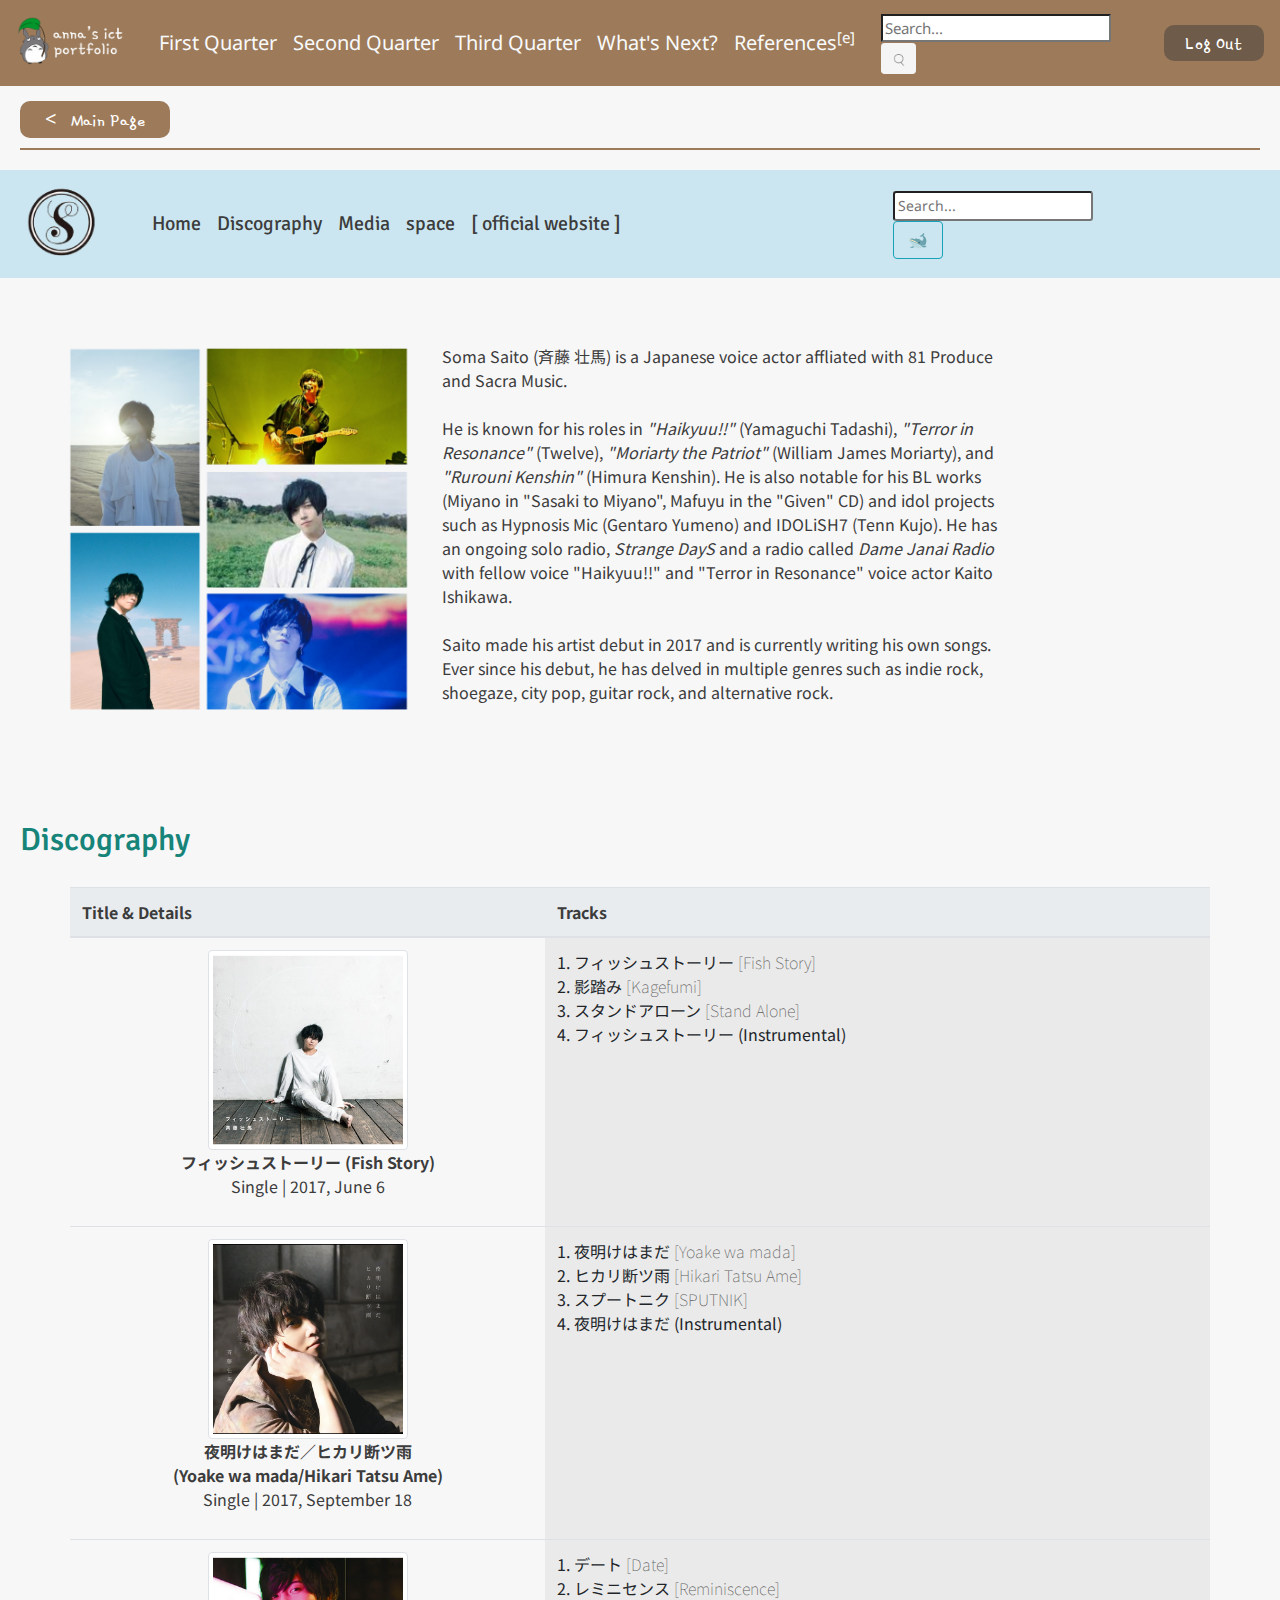
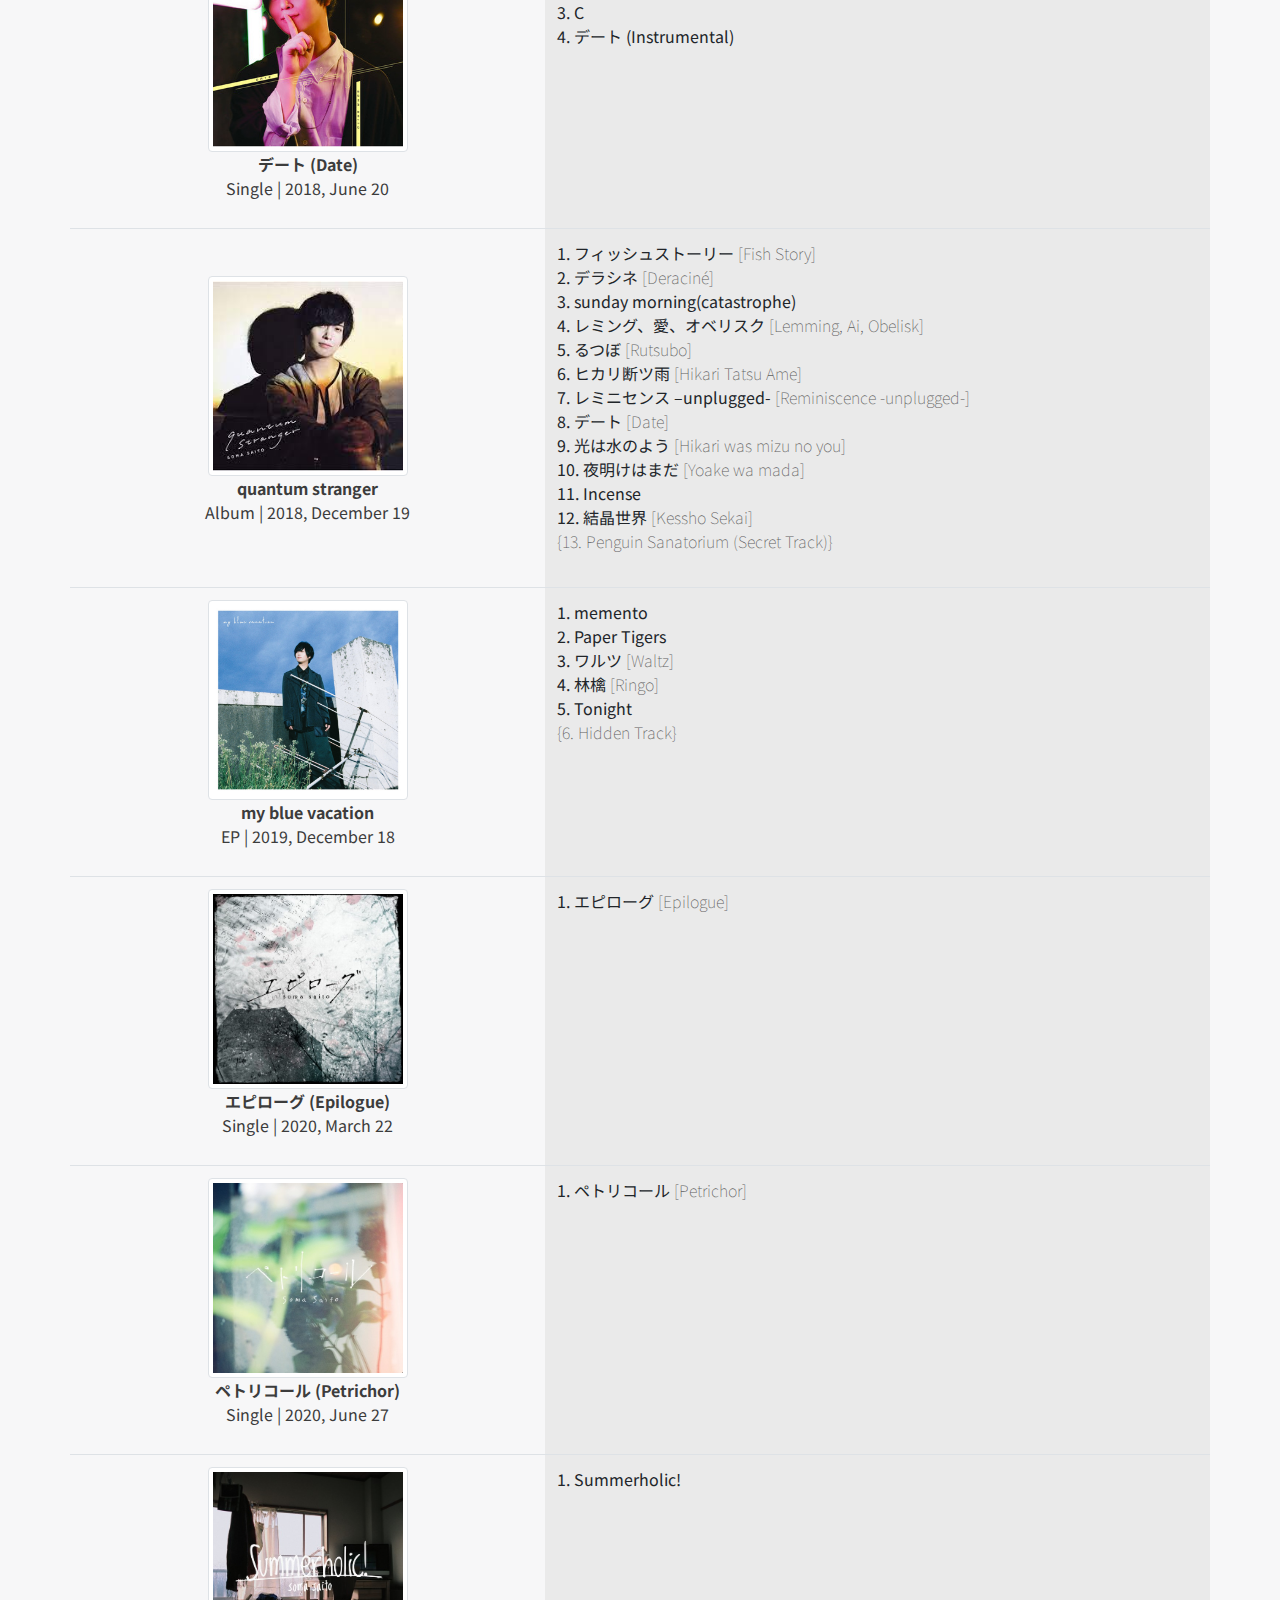
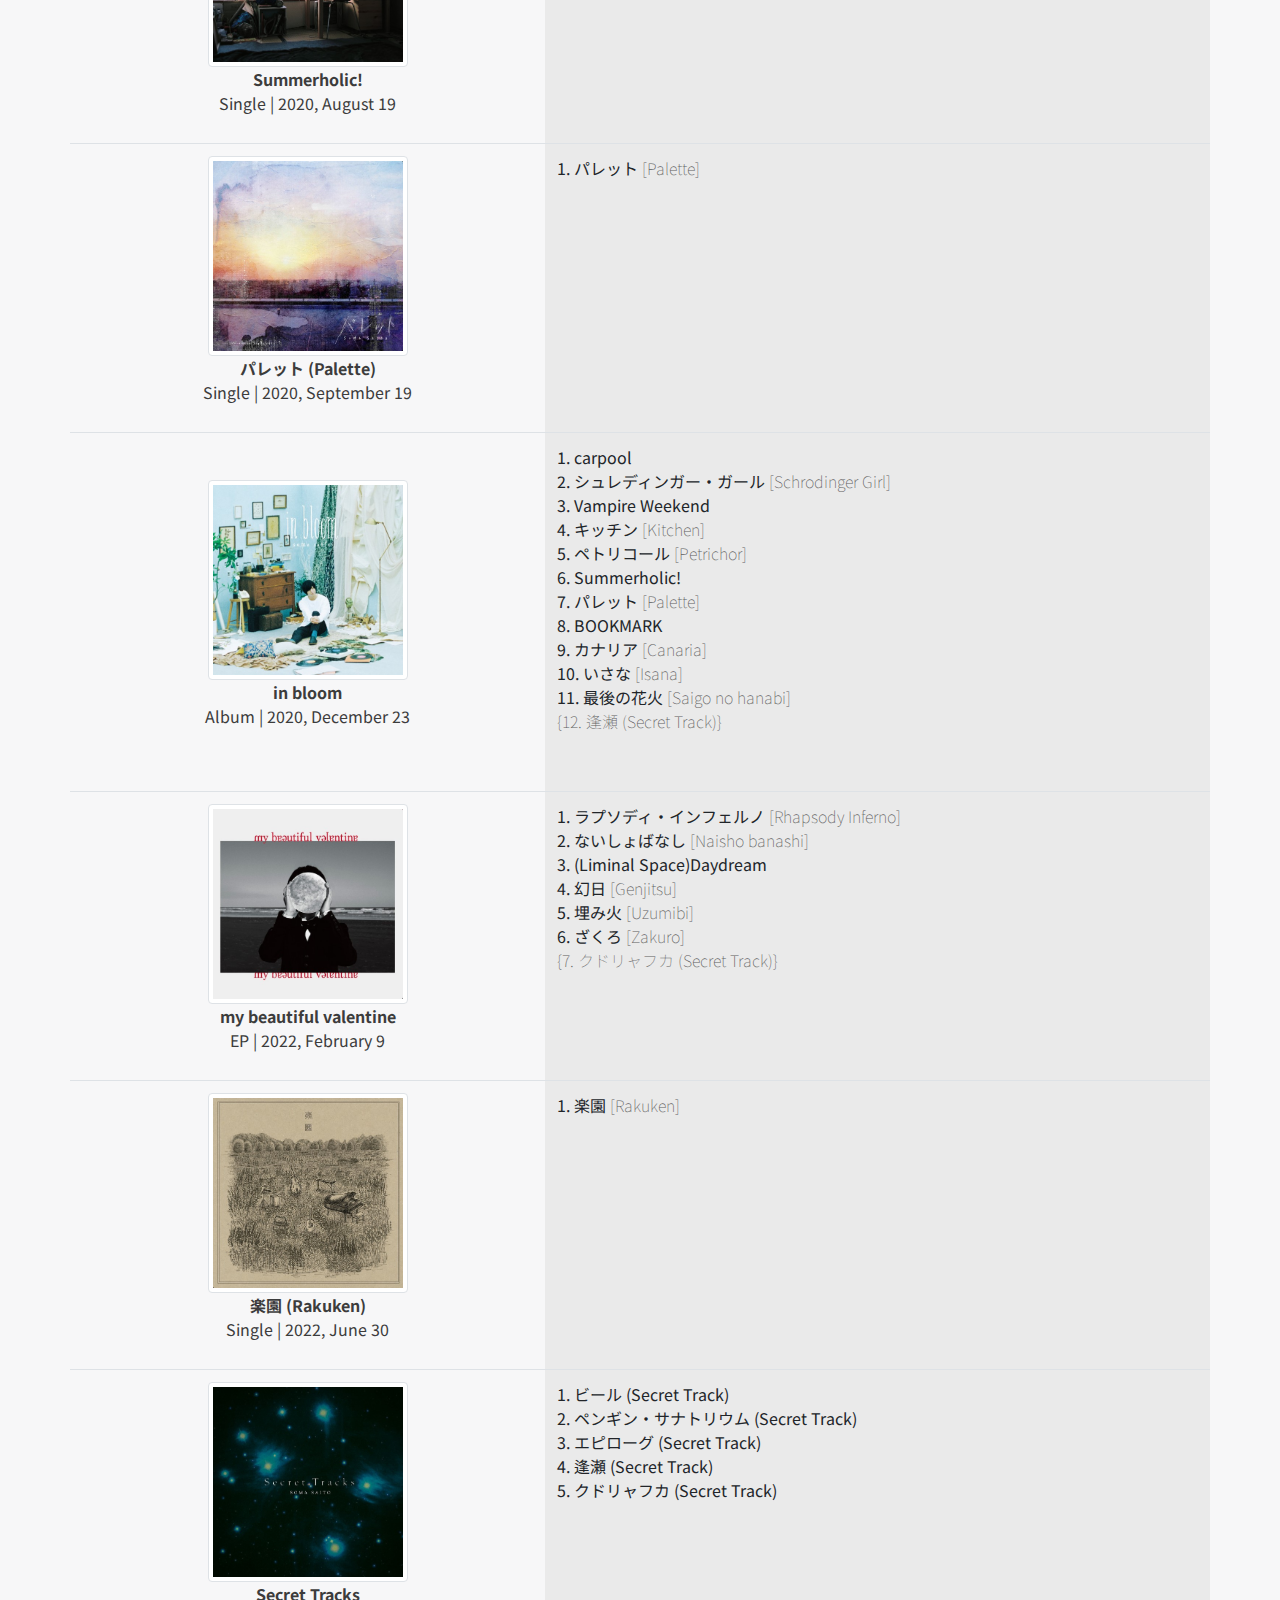
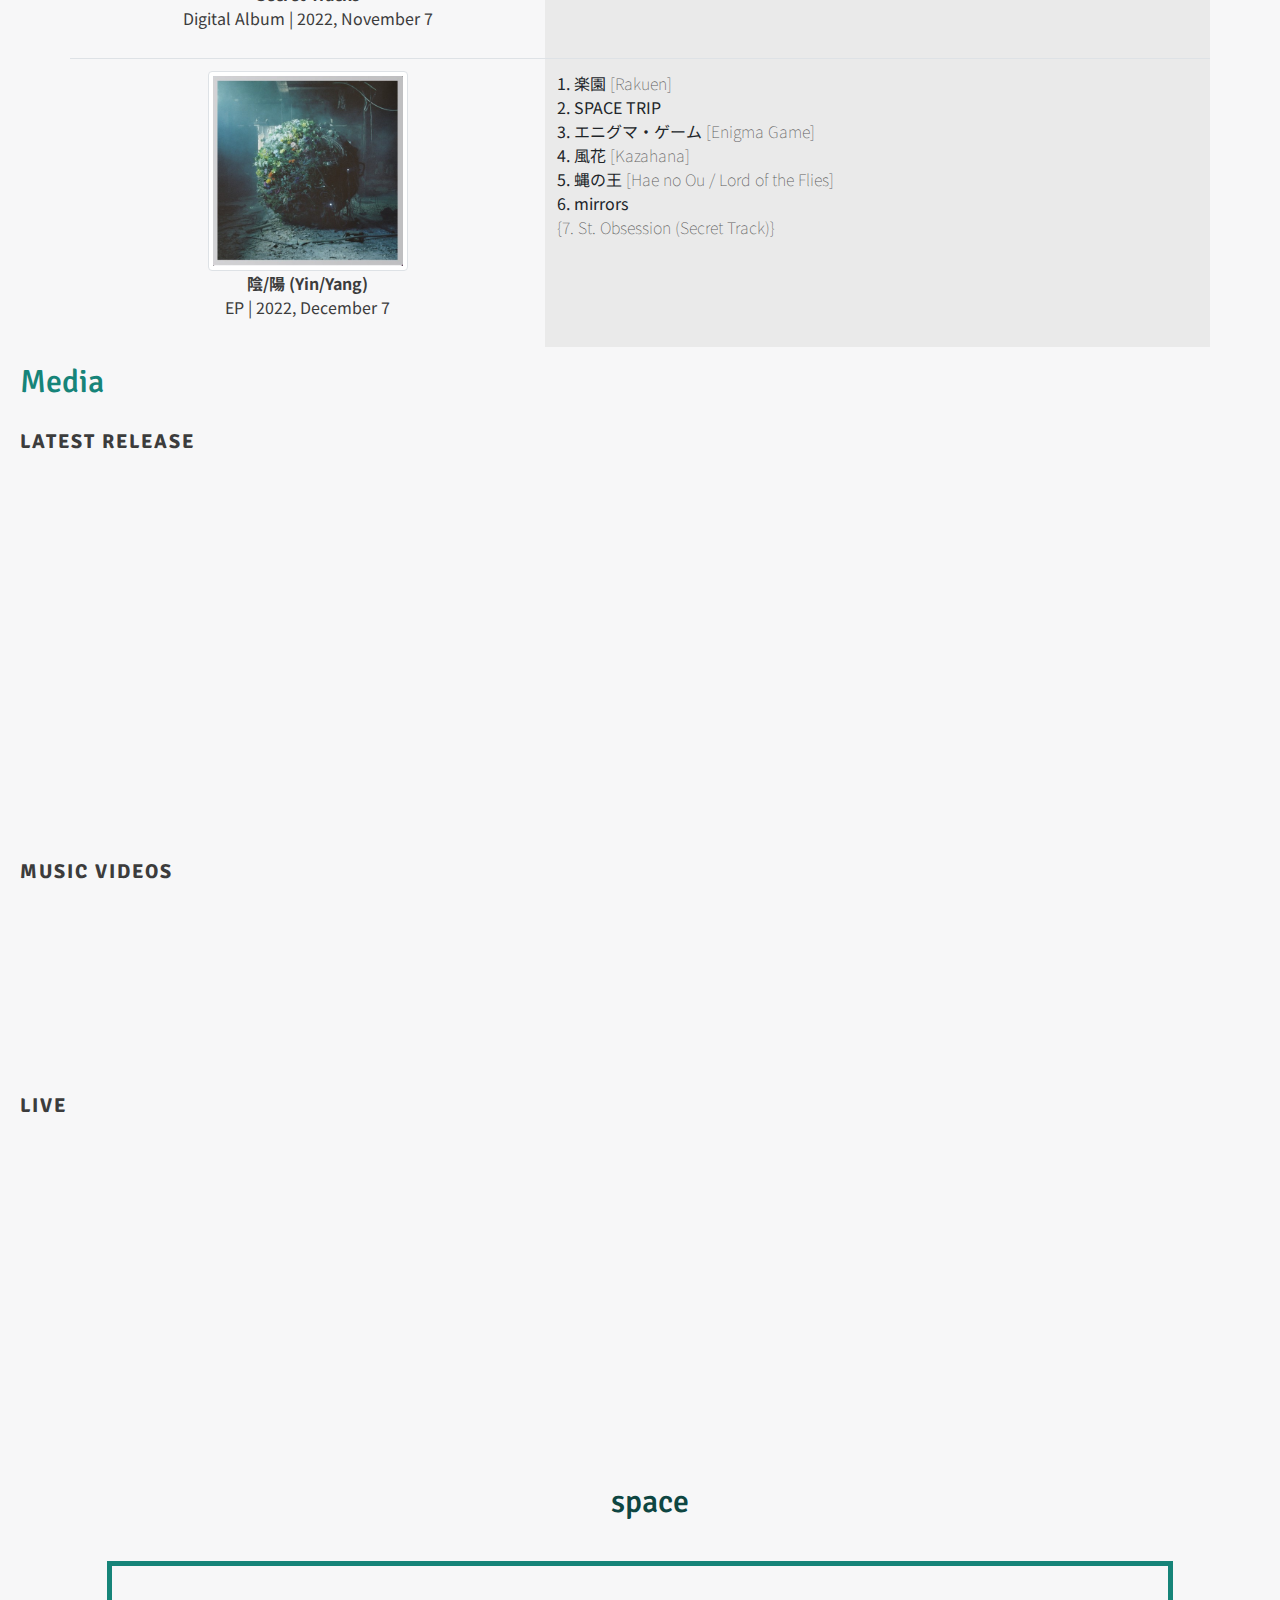
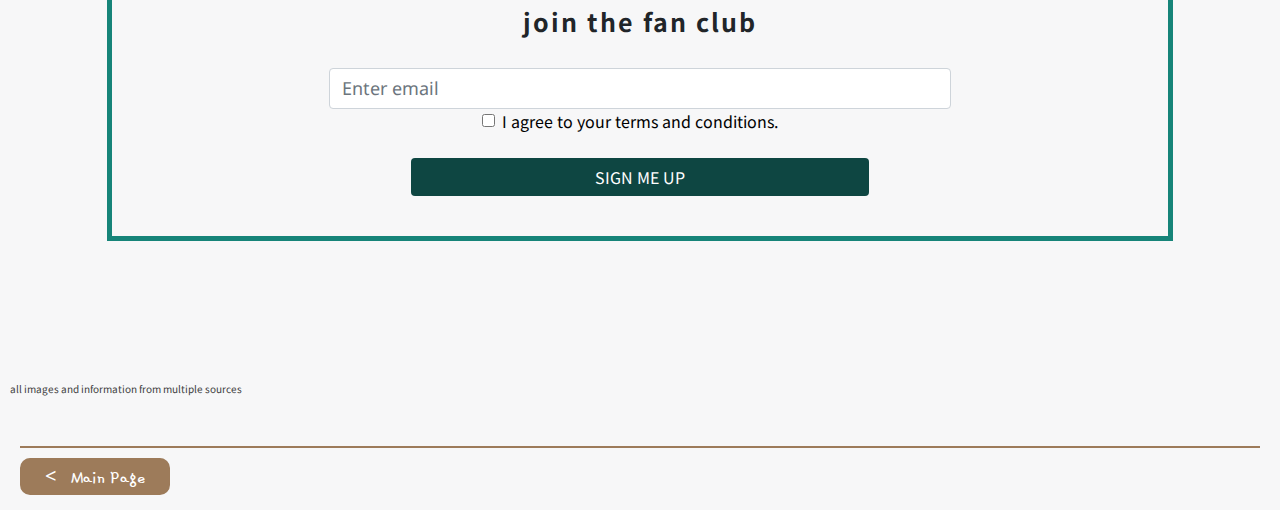
<file: page4.html>
<!DOCTYPE html>
<html>
<head>
	<meta charset="utf-8">
	<meta name="viewport" content="width=device-width, initial-scale=1">
	<title>Q3 Project</title>
		<link rel="stylesheet" href="https://cdn.jsdelivr.net/npm/bootstrap@4.0.0/dist/css/bootstrap.min.css">
		<link rel="stylesheet" href="https://fonts.googleapis.com/css?family=Signika">
		<link rel="stylesheet" href="https://fonts.googleapis.com/css?family=Noto+Sans+JP">
		<link rel="stylesheet" href="https://fonts.googleapis.com/css?family=Montserrat">
		<link rel="stylesheet" href="https://fonts.googleapis.com/css?family=Noto+Sans">
		<link rel="stylesheet" href="https://fonts.googleapis.com/css?family=Gamja+Flower">
		<link rel="stylesheet" href="style.css">
<style>
	body{
		background-color:#F7F7F8;
	}
	#ssnav{
		background-color:#CBE6F1;
	}
	p{
		font-family:"Noto Sans JP";
		color:#3C3C3C;
	}
	td{
		font-family:"Noto Sans JP";
	}
	h1{
		font-family: "Noto Sans JP";
		color:#0E4642;
	}
	h2{
		font-family: "Signika";
		color:#168479;
	}
	h3{
		font-family: "Signika";
		color:#3C3C3C;
		font-size:20px;
		letter-spacing:2px;
		font-weight:bold;
	}
	a{
		color:#97AAAD;
	}
	#logo{
		width:90%;
	}
	#heading{
		font-size:16px;
		padding:0px;
		margin:0px;
	}
	#links{
		color:#3C3C3C;
		font-family:Signika;
		font-size:20px;
	}
	#topnav{
		width:60%;
		}
	#search-container{
		width:45%;
		}
	#cover{
		height:200px;
		width:200px;
	}
	#translate{
		color:#5E5E5E;
		font-weight:lighter;
	}
	#td2{
		background-color:#EAEAEA;
	}
	#longalbum{
		padding:35px;
	}
	#mv{
		padding-left:20px;
	}
</style>
</head>
<body>

	<nav id="nav" class="navbar navbar-expand-md">
		<a class="navbar-brand" href="main.html"> <img src="logo.png" id="brand"> </a>

		<div id="topnav">
			<ul class="navbar-nav">
				<li class="nav-item">
					<a class="nav-link text-light" target="self" href="page2.html">First Quarter</a>
				</li>

				<li class="nav-item">
					<a class="nav-link text-light" target="self" href="page3.html">Second Quarter</a><!--when clicked, the text for my second quarter project will appear-->
				</li>

				<li class="nav-item">
					<a class="nav-link text-light" target="self">Third Quarter</a><!--when clicked, the text for my third quarter project will appear-->
				</li>

				<li class="nav-item">
					<a class="nav-link text-light" target="self" href="page5.html">What's Next?</a>
				</li>

				<li class="nav-item">
					<a class="nav-link text-light" href="https://fascinated-star-0e2.notion.site/Fourth-Quarter-Quiz-Project-Portfolio-d4985d96fcfe4e2187f73fe2e736114b?pvs=4" target="_blank">References<sup>[e]</sup></a>
				</li>
			</ul>
		</div>

		<div class="search-container">
			<form> 
				<input id="searchbar" type="search" name="search" placeholder="Search..." class="searchinput">
				<button id="searchimg" class="btn btn-sm" type="submit"><center><img id="search" src="searchicon.png"></center></button>
			</form>
		</div>

		<a href="index.html"><button style="margin-left: 20px; padding:1px; width:100px; border:solid 2px #6e5b49; background-color: #6e5b49; color:black; font-family:Gamja Flower; font-size:20px; color:white">Log Out </button></a>

	</nav>

	<div style="padding-top:15px; padding-bottom:10px; margin-bottom:20px; margin-right:20px; margin-left:20px; border-bottom:2px solid #9d7b5a">
		<a href="main.html"><button style="border-radius: 10px; padding:1px; width:150px; border:solid 2px #9d7b5a; background-color: #9d7b5a; color:black; font-family:Gamja Flower; font-size:20px; color:white"> <span style="font-family:Noto Sans; letter-spacing:5px"> < </span> Main Page </button></a>
	</div>

	<nav id="ssnav" class="navbar navbar-expand-md"> 
	<a class="navbar-brand"><img id="logo" src="logo2.png"></a> 

	<div id="topnav">
	<ul class="navbar-nav" style="width:80%"> 
		<li class="nav-item">
			<a class="nav-link" id="links" href="#">Home</a>
		</li>
		<li class="nav-item">
			<a class="nav-link" id="links" href="#disco">Discography</a>
		</li>
		<li class="nav-item">
			<a class="nav-link" id="links" href="#media">Media</a>
		</li>
		<li class="nav-item">
			<a class="nav-link" id="links" href="#space">space</a>
		</li>
		<li class="nav-item">
			<a class="nav-link" id="links" href="https://www.saitosoma.com/" target="_blank">[ official website ]</a>
		</li>
	</ul> 
</div>

<div id="search-container" style="width:20%;">
	<form>
			<input style="width:200px; height:30px" id="search" type="text" class="btn-sm" id="search" placeholder="Search..." name="search">
			<button type="button" class="btn btn-outline-info" style="width:50px">🐋</button>
	</form>
</div>
</nav>

<table>
	<tr>
		<td class="col-md-4">
			<div style="padding-top:60px; padding-left:50px">
			<img src="image.png" style="width:100%;">
			</div>
		</td>
		<td class="col-md-8">
			<div style="width:70%; padding-top:65px;">
			<p>Soma Saito (斉藤 壮馬) is a Japanese voice actor affliated with 81 Produce and Sacra Music.<br><br> 
				He is known for his roles in <i>"Haikyuu!!"</i> (Yamaguchi Tadashi), <i>"Terror in Resonance"</i> (Twelve), <i>"Moriarty the Patriot"</i> (William James Moriarty), and <i>"Rurouni Kenshin"</i> (Himura Kenshin). He is also notable for his BL works (Miyano in "Sasaki to Miyano", Mafuyu in the "Given" CD) and idol projects such as Hypnosis Mic (Gentaro Yumeno) and IDOLiSH7 (Tenn Kujo). He has an ongoing solo radio, <i>Strange DayS</i></a> and a radio called <i>Dame Janai Radio</i> with fellow voice "Haikyuu!!" and "Terror in Resonance" voice actor Kaito Ishikawa. <br><br>
				Saito made his artist debut in 2017 and is currently writing his own songs. Ever since his debut, he has delved in multiple genres such as indie rock, shoegaze, city pop, guitar rock, and alternative rock.</p>
			</div>
		</td> 
	</tr>
</table>

<h2 id="disco" style="margin-left:20px; padding-bottom:20px; padding-top:100px">Discography </h2>
<div class="container justify-content-center align-items-center">
	<div class="row">
			<table class="table table-border">
			<thead class="thead-light">
			<tr>
				<th class="col-md-5">
					<p id="heading">Title & Details</p>
				</th>
				<th class="col-md-7">
					<p id="heading">Tracks</p>
				</th>
			</tr>
			</thead>

			<tr>
				<td class="col-md-5">
					<center>
					<a href="https://open.spotify.com/album/4GBQaDl8PQfmS1tkZi9xDB?si=8S1PnjuGRh-gHqX5rqNh9A" target="_blank">
					<img src="fishstory.jpg" id="cover" class="mx-auto d-block img-thumbnail"></a>
					<p><b>フィッシュストーリー (Fish Story)</b><br>Single | 2017, June 6</p>
					</center>
				</td>
				<td class="col-md-7" id="td2">
				1. フィッシュストーリー <span id="translate">[Fish Story]</span><br>
				2. 影踏み <span id="translate">[Kagefumi]</span><br>
				3. スタンドアローン <span id="translate">[Stand Alone]</span><br>
				4. フィッシュストーリー (Instrumental)
				</td>
			</tr>

			<tr>
				<td class="col-md-5">
					<center>
					<a href="https://open.spotify.com/album/4TBN3pBUrZYDTcreICi8i9?si=4M9DTq9DR6e7fUdKqrsDxQ" target="_blank">
					<img src="Yoake.jpg" id="cover" class="mx-auto d-block img-thumbnail"></a>
					<p><b>夜明けはまだ／ヒカリ断ツ雨<br>(Yoake wa mada/Hikari Tatsu Ame)</b><br>Single | 2017, September 18</p>
					</center>
				</td>
				<td class="col-md-7" id="td2">
				1. 夜明けはまだ <span id="translate">[Yoake wa mada]</span><br>
				2. ヒカリ断ツ雨 <span id="translate">[Hikari Tatsu Ame]</span><br>
				3. スプートニク <span id="translate">[SPUTNIK]</span><br>
				4. 夜明けはまだ (Instrumental)
				</td>
			</tr>

			<tr>
				<td class="col-md-5">
					<center>
					<a href="https://open.spotify.com/album/7rcZDcPUcpHsqWr1NO4BjL?si=oYZTXgSQTbCBuXv7TXg2vw" target="_blank">
					<img src="date.jpg" id="cover" class="mx-auto d-block img-thumbnail"></a>
					<p><b>デート (Date)</b><br>Single | 2018, June 20</p>
					</center>
				</td>
				<td class="col-md-7" id="td2">
				1. デート <span id="translate">[Date]</span><br>
				2. レミニセンス <span id="translate">[Reminiscence]</span><br>
				3. C<br>
				4. デート (Instrumental)
				</td>
			</tr>

			<tr>
				<td class="col-md-5">
					<center>
					<div id="longalbum">
					<a href="https://open.spotify.com/album/33Ah2U8iHIFwVl4xLZwGu6?si=5hfSIakoRPKUdP04wCOFng" target="_blank">
					<img src="quantumstranger.jpg" id="cover" class="mx-auto d-block img-thumbnail"></a>
					<p><b>quantum stranger</b><br>Album | 2018, December 19</p>
					</div>
					</center>
				</td>
				<td class="col-md-7" id="td2">
				1. フィッシュストーリー <span id="translate">[Fish Story]</span><br>
				2. デラシネ <span id="translate">[Deraciné]</span><br>
				3. sunday morning(catastrophe)<br>
				4. レミング、愛、オベリスク <span id="translate">[Lemming, Ai, Obelisk]</span><br>
				5. るつぼ <span id="translate">[Rutsubo]</span><br>
				6. ヒカリ断ツ雨<span id="translate"> [Hikari Tatsu Ame]</span><br>
				7. レミニセンス –unplugged- <span id="translate">[Reminiscence -unplugged-]</span><br>
				8. デート <span id="translate">[Date]</span><br>
				9. 光は水のよう <span id="translate">[Hikari was mizu no you]</span><br>
				10. 夜明けはまだ <span id="translate">[Yoake wa mada]</span><br>
				11. Incense<br>
				12. 結晶世界 <span id="translate">[Kessho Sekai]</span><br>
				<span id="translate">{13. Penguin Sanatorium (Secret Track)}</span>
				</td>
			</tr>

			<tr>
				<td class="col-md-5">
					<center>
					<a href="https://open.spotify.com/album/2oM6RrdVQ87LwTMGaTrQLU?si=3oIBzP5ITryjRTkEkvoftA" target="_blank">
					<img src="mbv1.jpg" id="cover" class="mx-auto d-block img-thumbnail"></a>
					<p><b>my blue vacation</b><br>EP | 2019, December 18</p>
					</center>
				</td>
				<td class="col-md-7" id="td2">
				1. memento<br>
				2. Paper Tigers<br>
				3. ワルツ <span id="translate">[Waltz]</span><br>
				4. 林檎 <span id="translate">[Ringo]</span><br>
				5. Tonight<br>
				<span id="translate">{6. Hidden Track}</span>


				</td>
			</tr>

			<tr>
				<td class="col-md-5">
					<center>
					<a href="https://open.spotify.com/album/33ypI9QHdymh4arCct4RNk?si=1uwgUZzhQf-FLe6oK-IFzg" target="_blank">
					<img src="epilogue.jpg" id="cover" class="mx-auto d-block img-thumbnail"></a>
					<p><b>エピローグ (Epilogue)</b><br>Single | 2020, March 22	</p>
					</center>
				</td>
				<td class="col-md-7" id="td2">
				1. エピローグ <span id="translate">[Epilogue]</span>
				</td>
			</tr>

			<tr>
				<td class="col-md-5">
					<center>
					<a href="https://open.spotify.com/album/2EfUquNi60xhIQno1n3HpN?si=nqHf647JSV6Oomb9Kxvybg" target="_blank">
					<img src="petrichor.jpg" id="cover" class="mx-auto d-block img-thumbnail"></a>
					<p><b>ペトリコール (Petrichor)</b><br>Single | 2020, June 27</p>
					</center>
				</td>
				<td class="col-md-7" id="td2">
				1. ペトリコール <span id="translate">[Petrichor]</span>
				</td>
			</tr>

			<tr>
				<td class="col-md-5">
					<center>
					<a href="https://open.spotify.com/album/10147y3z2RqNVZCld4DNS9?si=VNgJftzPSUGa0GiOY6NOtg" target="_blank">
					<img src="summerholic.jpg" id="cover" class="mx-auto d-block img-thumbnail"></a>
					<p><b>Summerholic!</b><br>Single | 2020, August 19</p>
					</center>
				</td>
				<td class="col-md-7" id="td2">
				1. Summerholic!
				</td>
			</tr>

			<tr>
				<td class="col-md-5">
					<center>
					<a href="https://open.spotify.com/album/2oM6RrdVQ87LwTMGaTrQLU?si=3oIBzP5ITryjRTkEkvoftA" target="_blank">
					<img src="palette.jpg" id="cover" class="mx-auto d-block img-thumbnail"></a>
					<p><b>パレット (Palette)</b><br>Single | 2020, September 19</p>
					</center>
				</td>
				<td class="col-md-7" id="td2">
				1. パレット <span id="translate">[Palette]</span>
				</td>
			</tr>

			<tr>
				<td class="col-md-5">
					<center>
					<div id="longalbum">
					<a href="https://open.spotify.com/album/5p9c5jiVG8BMUc8E9mi24R?si=AfTSYuyfRpenfNC0XLGjXw" target="_blank">
					<img src="inbloom.jpg" id="cover" class="mx-auto d-block img-thumbnail"></a>
					<p><b>in bloom</b><br>Album | 2020, December 23</p>
					</div>
					</center>
				</td>
				<td class="col-md-7" id="td2">
				1. carpool<br>
				2. シュレディンガー・ガール <span id="translate">[Schrodinger Girl]</span><br>
				3. Vampire Weekend<br>
				4. キッチン <span id="translate">[Kitchen]</span><br>
				5. ペトリコール <span id="translate">[Petrichor]</span><br>
				6. Summerholic!<br>
				7. パレット <span id="translate">[Palette]</span><br>
				8. BOOKMARK<br>
				9. カナリア <span id="translate">[Canaria]</span><br>
				10. いさな <span id="translate">[Isana]</span><br>
				11. 最後の花火 <span id="translate">[Saigo no hanabi]</span><br>
				<span id="translate">{12. 逢瀬 (Secret Track)}</span>
				</td>
			</tr>

			<tr>
				<td class="col-md-5">
					<center>
					<a href="https://open.spotify.com/album/2AAT2J8ms4vME6J88iALPb?si=6cGX32MaQhWeuRhOtfa8Ug" target="_blank">
					<img src="mbv2.jpg" id="cover" class="mx-auto d-block img-thumbnail"></a>
					<p><b>my beautiful valentine</b><br>EP | 2022, February 9</p>
					</center>
				</td>
				<td class="col-md-7" id="td2">
				1. ラプソディ・インフェルノ <span id="translate">[Rhapsody Inferno]</span><br>
				2. ないしょばなし <span id="translate">[Naisho banashi]</span><br>
				3. (Liminal Space)Daydream<br>
				4. 幻日 <span id="translate">[Genjitsu]</span><br>
				5. 埋み火 <span id="translate">[Uzumibi]</span><br>
				6. ざくろ <span id="translate">[Zakuro]</span><br>
				<span id="translate">{7. クドリャフカ (Secret Track)}</span>
				</td>
			</tr>

			<tr>
				<td class="col-md-5">
					<center>
					<a href="https://open.spotify.com/album/59Q8joj1UZPkJwLyD6c1te?si=f5F2y0QGQGOldk6E-CXG0g" target="_blank">
					<img src="rakuken.jpg" id="cover" class="mx-auto d-block img-thumbnail"></a>
					<p><b>楽園 (Rakuken)</b><br>Single | 2022, June 30</p>
					</center>
				</td>
				<td class="col-md-7" id="td2">
				1. 楽園 <span id="translate">[Rakuken]</span><br>
				</td>
			</tr>

			<tr>
				<td class="col-md-5">
					<center>
					<a href="https://open.spotify.com/album/1g3Vmyhio4CkUi2QWku3j2?si=tMGfA9-qSG6ReaFIqU5juw" target="_blank">
					<img src="secrettracks.jpg" id="cover" class="mx-auto d-block img-thumbnail"></a>
					<p><b>Secret Tracks</b><br>Digital Album | 2022, November 7</p>
					</center>
				</td>
				<td class="col-md-7" id="td2">
				1. ビール (Secret Track)<br>
				2. ペンギン・サナトリウム (Secret Track)<br>
				3. エピローグ (Secret Track)<br>
				4. 逢瀬 (Secret Track)<br>
				5. クドリャフカ (Secret Track)<br>
				</td>
			</tr>

			<tr>
				<td class="col-md-5">
					<center>
					<a href="https://open.spotify.com/album/3jjCpP3z1nfa8wpUd3O6j3?si=UqlsVMMZRzaTVYzg21DAlg" target="_blank">
					<img src="yy.jpg" id="cover" class="mx-auto d-block img-thumbnail"></a>
					<p><b>陰/陽 (Yin/Yang)</b><br>EP | 2022, December 7</p>
					</center>
				</td>
				<td class="col-md-7" id="td2">
				1. 楽園 <span id="translate">[Rakuen]</span><br>
				2. SPACE TRIP</span><br>
				3. エニグマ・ゲーム <span id="translate">[Enigma Game]</span><br>
				4. 風花 <span id="translate">[Kazahana]</span><br>
				5. 蝿の王 <span id="translate">[Hae no Ou / Lord of the Flies]</span><br>
				6. mirrors<br>
				<span id="translate">{7. St. Obsession (Secret Track)}</span>
				</td>
			</tr>

			</table>
	</div>
</div>

<h2 id="media" style="margin-left:20px">Media</h2>
<div style="padding:20px;">
	<h3 style="padding-bottom:20px">LATEST RELEASE</h3>
	<iframe style="border-radius:12px" src="https://open.spotify.com/embed/album/3jjCpP3z1nfa8wpUd3O6j3?utm_source=generator" width="100%" height="352" frameBorder="0" allowfullscreen="" allow="autoplay; clipboard-write; encrypted-media; fullscreen; picture-in-picture" loading="lazy"></iframe>
</div>
<div>
	<h3 style="padding-left:20px; padding-bottom:10px">MUSIC VIDEOS</h3>
	<table>
		<tr>
			<td><div id="mv"><iframe width="300" height="175" src="https://www.youtube.com/embed/Gx9XA-gykjc" title="Soma Saito - mirrors (Official Music Video)" frameborder="0" allow="accelerometer; autoplay; clipboard-write; encrypted-media; gyroscope; picture-in-picture; web-share" allowfullscreen></iframe></div></td>
			<td><div id="mv"><iframe width="300" height="175" src="https://www.youtube.com/embed/WQzlUuV6ugw" title="Soma Saito - memento (Official Music Video)" frameborder="0" allow="accelerometer; autoplay; clipboard-write; encrypted-media; gyroscope; picture-in-picture; web-share" allowfullscreen></iframe></div></td>
			<td><div id="mv"><iframe width="300" height="175" src="https://www.youtube.com/embed/VTBsalb5WPM" title="Soma Saito - Summerholic! (Official Music Video) Short Ver." frameborder="0" allow="accelerometer; autoplay; clipboard-write; encrypted-media; gyroscope; picture-in-picture; web-share" allowfullscreen></iframe></div></td>
			<td><div id="mv"><iframe width="300" height="175" src="https://www.youtube.com/embed/P24i5Q5UuVM" title="Soma Saito - carpool (Official Music Video)  Short Ver." frameborder="0" allow="accelerometer; autoplay; clipboard-write; encrypted-media; gyroscope; picture-in-picture; web-share" allowfullscreen></iframe></div></td>
		</tr>
	</table>
</div>
<div>
	<h3 style="padding-left:20px; padding-bottom:10px; padding-top:10px">LIVE</h3>
	<table>
		<tr>
			<td><div id="mv"><iframe width="400" height="240" src="https://www.youtube.com/embed/5jCPWe8Jt58" title="Soma Saito &quot;Palette&quot; Live (Live Tour 2021 “We are in bloom!” at Tokyo Garden Theater)" frameborder="0" allow="accelerometer; autoplay; clipboard-write; encrypted-media; gyroscope; picture-in-picture; web-share" allowfullscreen></iframe></div></td>
			<td><div id="mv"><iframe width="400" height="240" src="https://www.youtube.com/embed/xXjTBZ55tFA" title="Soma Saito &quot;Reminiscence&quot; Live (1st Live &quot;quantum stranger(s)&quot;)" frameborder="0" allow="accelerometer; autoplay; clipboard-write; encrypted-media; gyroscope; picture-in-picture; web-share" allowfullscreen></iframe></div></td>
			<td><div id="mv"><iframe width="400" height="240" src="https://www.youtube.com/embed/VE4Y07M2RSQ" title="Soma Saito &quot;Hae no Ou&quot; Live (5th Anniversary Live &quot;banquet&quot;) 2023" frameborder="0" allow="accelerometer; autoplay; clipboard-write; encrypted-media; gyroscope; picture-in-picture; web-share" allowfullscreen></iframe></div></td>
		</tr>
	</table>
</div>

<h2 id="space" style="margin-left:20px; padding-bottom:20px; padding-top:100px; text-align:center; color:#0E4642">space </h2>
<center>
<div id="newsletter" class="col-md-10" style="margin:20px; border: 5px solid; border-color:#168479; padding:40px;">
	<h5 style="font-weight:bold; font-size:25px; font-family:Noto Sans JP; letter-spacing:2px">join the fan club</h5>
	<br>
	<form>
		<div class="col-md-8">
			<input type="text" class="form-control" id="email" placeholder="Enter email" name="email">
		</div>
		<div class="col-md-8">
			<label class="form-check-label">
					<input type="checkbox" class="form-check-input">
					<span style="color:black; font-family:Noto Sans JP">I agree to your terms and conditions.</span>
			</label>
		</div>
		<br>
		<div class="col-md-6">
			<button type="button" class="btn btn-block" style="background-color:#0E4642; color:white; font-family:Noto Sans JP;">SIGN ME UP</button>
		</div>
	</form>
</div>
</center>
<br><br><br><br><br>
	<p style="font-size:10px; padding-left:10px;"><a style="color:#3C3C3C;" href="https://fascinated-star-0e2.notion.site/references-for-3q-project-a38dae245f2e4100a3ad5f4165375133?pvs=4" target="_blank">all images and information from multiple sources</a></p>

	<div style="margin-top: 50px; padding-bottom:15px; padding-top:10px; margin-right:20px; margin-left:20px; border-top:2px solid #9d7b5a">
		<a href="main.html"><button style="border-radius: 10px; padding:1px; width:150px; border:solid 2px #9d7b5a; background-color: #9d7b5a; color:black; font-family:Gamja Flower; font-size:20px; color:white"> <span style="font-family:Noto Sans; letter-spacing:5px"> < </span> Main Page </button></a>
	</div>

</body>
</html>
</file>
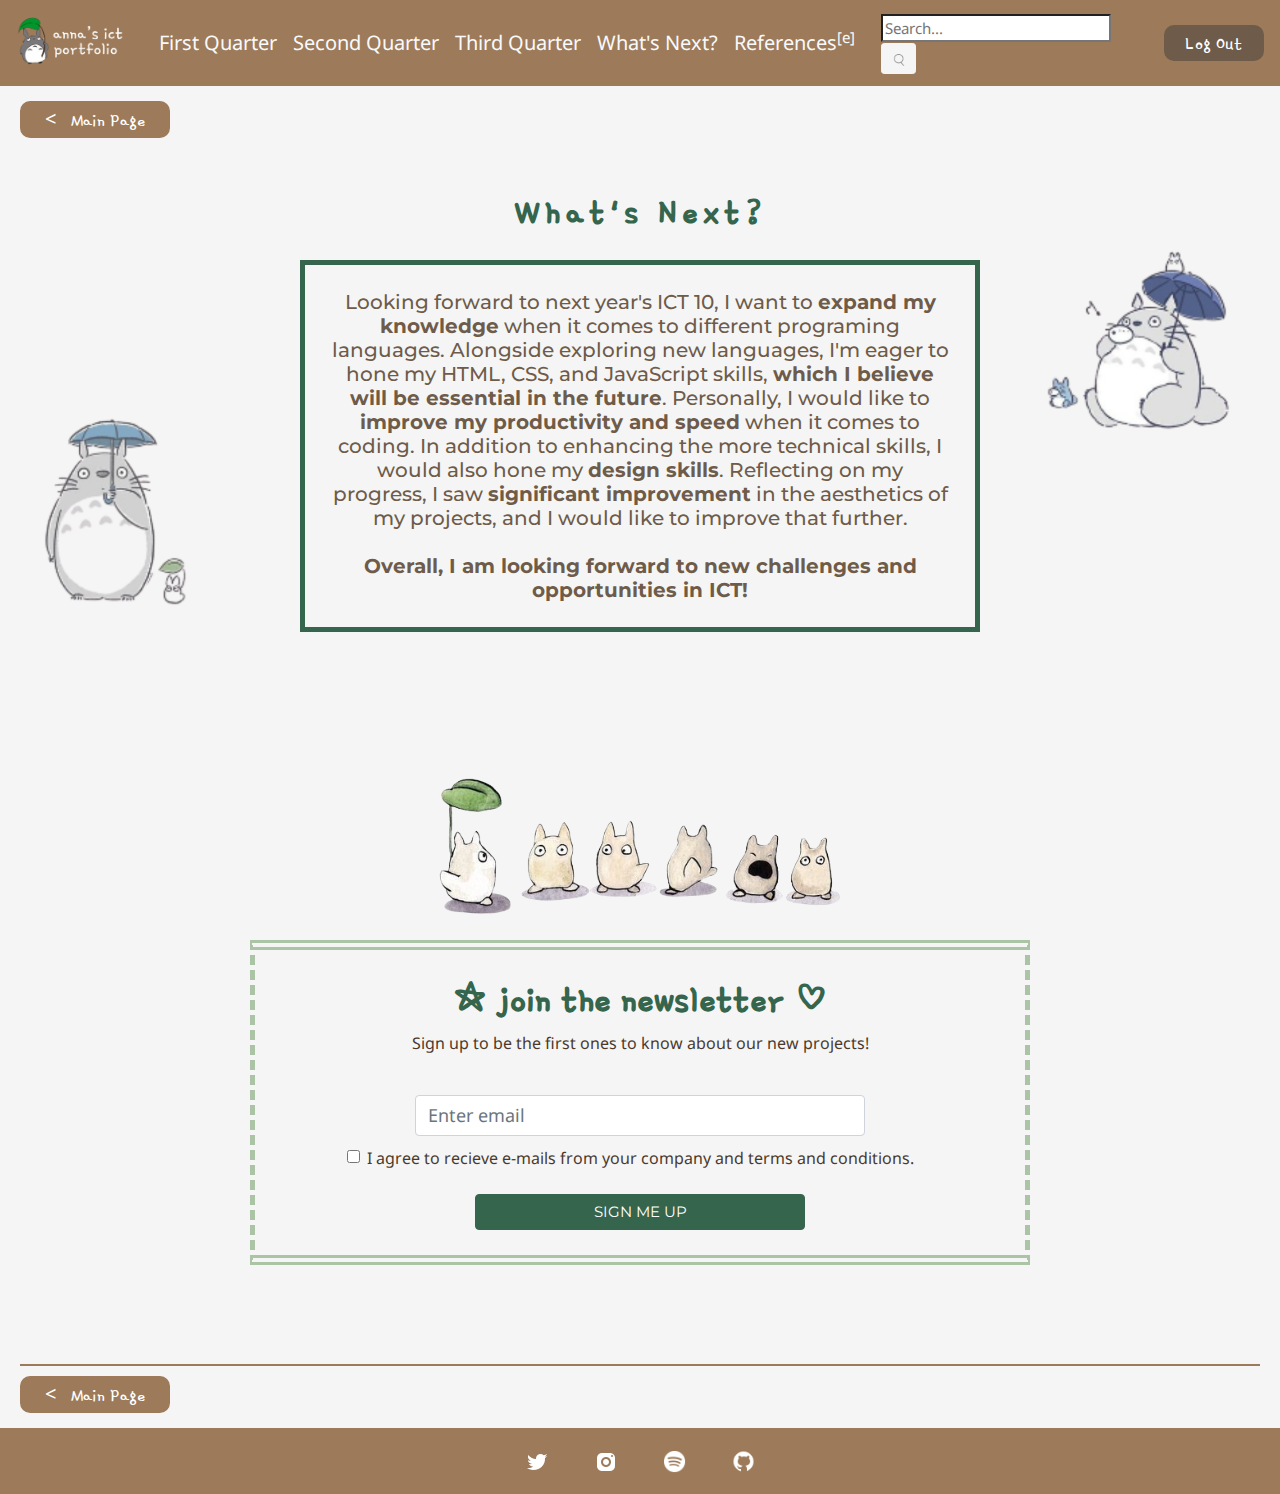
<file: page5.html>
<!DOCTYPE html>
<html>
<head>
	<meta charset="utf-8">
	<meta name="viewport" content="width=device-width, initial-scale=1">
	<link rel="stylesheet" href="https://cdn.jsdelivr.net/npm/bootstrap@4.0.0/dist/css/bootstrap.min.css">
	<link rel="stylesheet" href="https://fonts.googleapis.com/css?family=Montserrat">
	<link rel="stylesheet" href="https://fonts.googleapis.com/css?family=Noto+Sans">
	<link rel="stylesheet" href="https://fonts.googleapis.com/css?family=Gamja+Flower">

	<link rel="stylesheet" href="style.css">

	<style>
		body{
			background-image: url(background.png);
			background-repeat:no-repeat;
			height:700px;
			background-position: center top;
			background-size: cover;
		}
	</style>

	<title>Q4 Project</title>

</head>

	<nav id="nav" class="navbar navbar-expand-md">
		<a class="navbar-brand" href="main.html"> <img src="logo.png" id="brand"> </a>

		<div id="topnav">
			<ul class="navbar-nav">
				<li class="nav-item">
					<a class="nav-link text-light" target="self">First Quarter</a>
				</li>

				<li class="nav-item">
					<a class="nav-link text-light" target="self">Second Quarter</a>
				</li>

				<li class="nav-item">
					<a class="nav-link text-light" target="self">Third Quarter</a>
				</li>

				<li class="nav-item">
					<a class="nav-link text-light" target="self">What's Next?</a>
				</li>

				<li class="nav-item">
					<a class="nav-link text-light" href="https://fascinated-star-0e2.notion.site/Fourth-Quarter-Quiz-Project-Portfolio-d4985d96fcfe4e2187f73fe2e736114b?pvs=4" target="_blank">References<sup>[e]</sup></a>
				</li>
			</ul>
		</div>

		<div class="search-container">
			<form> 
				<input id="searchbar" type="search" name="search" placeholder="Search..." class="searchinput">
				<button id="searchimg" class="btn btn-sm" type="submit"><center><img id="search" src="searchicon.png"></center></button>
			</form>
		</div>

		<a href="index.html"><button style="margin-left: 20px; padding:1px; width:100px; border:solid 2px #6e5b49; background-color: #6e5b49; color:black; font-family:Gamja Flower; font-size:20px; color:white">Log Out </button></a>

	</nav>

	<div style="padding-top:15px; margin-right:20px; margin-left:20px;">
		<a href="main.html"><button style="border-radius: 10px; padding:1px; width:150px; border:solid 2px #9d7b5a; background-color: #9d7b5a; color:black; font-family:Gamja Flower; font-size:20px; color:white"> <span style="font-family:Noto Sans; letter-spacing:5px"> < </span> Main Page </button></a>
	</div>

<center>

	<div id="home">
	<h1 id="h1main" style="padding-top:1px;">What's Next?</h1>
	<h3 id="whatsnext">Looking forward to next year's ICT 10, I want to <b>expand my knowledge</b> when it comes to different programing languages. Alongside exploring new languages, I'm eager to hone my HTML, CSS, and JavaScript skills, <b>which I believe will be essential in the future</b>. Personally, I would like to <b>improve my productivity and speed</b> when it comes to coding. In addition to enhancing the more technical skills, I would also hone my <b>design skills</b>. Reflecting on my progress, I saw <b>significant improvement</b> in the aesthetics of my projects, and I would like to improve that further. <br><br><b>Overall, I am looking forward to new challenges and opportunities in ICT!</b></h3>
	</div>
<br><br><br><br><br>
<img src="newsletter.png">
<div id="newsletter" >
	<h5 style="font-weight:bold; font-size:40px; font-family:Gamja Flower; color:#35654d;">☆ join the newsletter ♡</h5>
	<p style="font-family:Noto Sans; color:#4a3a2c;">Sign up to be the first ones to know about our new projects!</p>
	<br>
	<form>
		<div class="col-md-8">
			<input type="text" class="form-control" id="email" placeholder="Enter email" name="email" style="font-family:Noto Sans;">
		</div>
		<div class="col-md-10" style="padding-top:10px; font-family:Noto Sans; color:#4a3a2c;">
			<label class="form-check-label">
					<input type="checkbox" class="form-check-input">
					I agree to recieve e-mails from your company and terms and conditions.
			</label>
		</div>
		<br>
		<div class="col-md-6">
			<button style="background-color:#35654d; color:white; border:1px solid #35654d; font-family:Montserrat; font-size:15px; color:white" type="submit" class="btn btn-block">SIGN ME UP</button>
		</div>
	</form>
</div>
<br><br>
</center>

	<div style="margin-top: 50px; padding-bottom:15px; padding-top:10px; margin-right:20px; margin-left:20px; border-top:2px solid #9d7b5a">
		<a href="main.html"><button style="border-radius: 10px; padding:1px; width:150px; border:solid 2px #9d7b5a; background-color: #9d7b5a; color:black; font-family:Gamja Flower; font-size:20px; color:white"> <span style="font-family:Noto Sans; letter-spacing:5px"> < </span> Main Page </button></a>
	</div>
	
	<footer>
		<a href="https://twitter.com/a5ecy_" target="_blank"><button id="footerb"><img src="icons8-twitter-24.png"></button></a>
		<a href="https://www.instagram.com/a5ecy_/" target="_blank"><button id="footerb"><img src="icons8-instagram-24.png"></button></a>
		<a href="https://open.spotify.com/user/31mya5ko4dbw6thxjjpijahwrjfy?si=2cab8c0c1aed4472" target="_blank"><button id="footerb"><img style="height:23px" src="icons8-spotify-50.png"></button></a>
		<a href="https://github.com/ACAvestruz/FV_ICT9S_Q4Project_Avestruz_Anna.git" target="_blank"><button id="footerb"><img style="height:25px" src="icons8-github-30.png"></button></a>
	</footer>

</body>

</html>
</file>
<file: style.css>
body{
	background-color:#f5f5f5;
	font-family:Noto Sans;
}
button{
	font-family:Noto Sans;
	padding:15px;
	border-radius: 10px;
	width:42%;
	border:solid 5px #35654d;
	background-color:#35654d;
	transition-duration: 0.4s;
	color:white;
}
button:hover{
	border:solid 5px #35654d;
	background-color:#c2d1ca;
	color:black;
}

/*CSS FOR INDEX*/

#email{
	font-size:18px;
}
#password{
	font-size:18px;
}
#pfp{
	width:200px;
	height:200px;
}
#div1{
	background-color:#8dc7d9;
	padding:10px;
}
#div2{
	padding:20px;
}
#login-container{
	padding-top:30px;
}
#login{
	font-family:Noto Sans;
	border-radius: 10px;
	width:100px;
	border:solid 3px #0275d8;
	background-color: #0275d8;
	transition-duration: 0.2s;
	color:white;
	font-family:Gamja Flower;
	font-size:22px;
}
#login:hover{
	border:solid 3px #0275d8;
	background-color:#b4cce0;
	color:black;
	font-family:Gamja Flower;
	font-size:22px;

}
#cancel{
	border-radius: 10px;
	width:100px;
	border:solid 3px #f5f5f5;
	background-color: #f5f5f5;
	transition-duration: 0.2s;
	color:black;
	font-family:Gamja Flower;
	font-size:22px;

}
#cancel:hover{
	border:solid 3px #f5f5f5;
	background-color:#a6a6a6;
	color:black;
	font-family:Gamja Flower;
	font-size:22px;

}



/*CSS FOR MAIN PAGE*/

/*navigation*/
#search{
	height:18px;
	width:18px;
	padding:3px;
}
#brand{
	height:60px;
}
#topnav{
	width:60%;
	margin-left:10px;
}
#search-container{
	width:45%;
}
#nav{
	background-color:#9d7b5a
}
nav{
	font-family:Noto Sans;
	font-size:20px;
}
#searchbar{
	font-family:Noto Sans;
	font-size:15px;
}
footer{
	width: 100%;
	background-color:#9d7b5a;
	color: white;
	text-align: center;
}
#footerb{
	width:65px; 
	height:65px; 
	border-radius: 50px;
	background-color:#9d7b5a;
	border:#9d7b5a;
}

/*page*/
#home{
	padding:50px;
	padding-bottom:17px;
}
#h1main{
	font-family:Gamja Flower;
	font-weight:bold;
	letter-spacing: 5px;
	color:#35654d;
	padding-top:30px;
	font-size:38px;
}
#pmain{
	font-family:Noto Sans;
	color:white;
	font-size:14px;
	padding-top:15px;
}
#h3main{
	font-family:Montserrat;
	color:#6e5b49;
	font-size:18px;
	padding-right:350px;
	padding-left:350px;
}
#homephoto{
	height:250px;
	border:solid 10px #35654d;
}
#searchimg{
	font-family:Noto Sans;
	width:35px;
	border:solid 1px #f5f5f5;
	background-color: #f5f5f5;
	transition-duration: 0.2s;
	color:black;
}
#searchimg:hover{
	border:solid 1px #f5f5f5;
	background-color:#e0e0e0;
	color:black;
}

/*sub pages*/
#backbutton{
	border-radius: 10px;
	width:100px;
	border:solid 3px #f5f5f5;
	background-color: #f5f5f5;
	transition-duration: 0.2s;
	color:black;
	font-family:Gamja Flower;
	font-size:22px;

}
#backbutton:hover{
	border:solid 3px #f5f5f5;
	background-color:#a6a6a6;
	color:black;
	font-family:Gamja Flower;
	font-size:22px;
}
#whatsnext{
	border:solid 5px #35654d;
	font-family:Montserrat;
	color:#6e5b49;
	font-size:20px;
	margin-top:25px;
	margin-left:250px;
	margin-right:250px;
	padding:25px;
}
#newsletter{
	border-right: dashed 5px;
	border-left: dashed 5px;
	border-top: double 10px;
	border-bottom: double 10px;
	border-color:#aac4a5;
	margin-top:25px;
	margin-left:250px;
	margin-right:250px;
	margin-bottom:1px;
	padding:25px;
}
</file>
